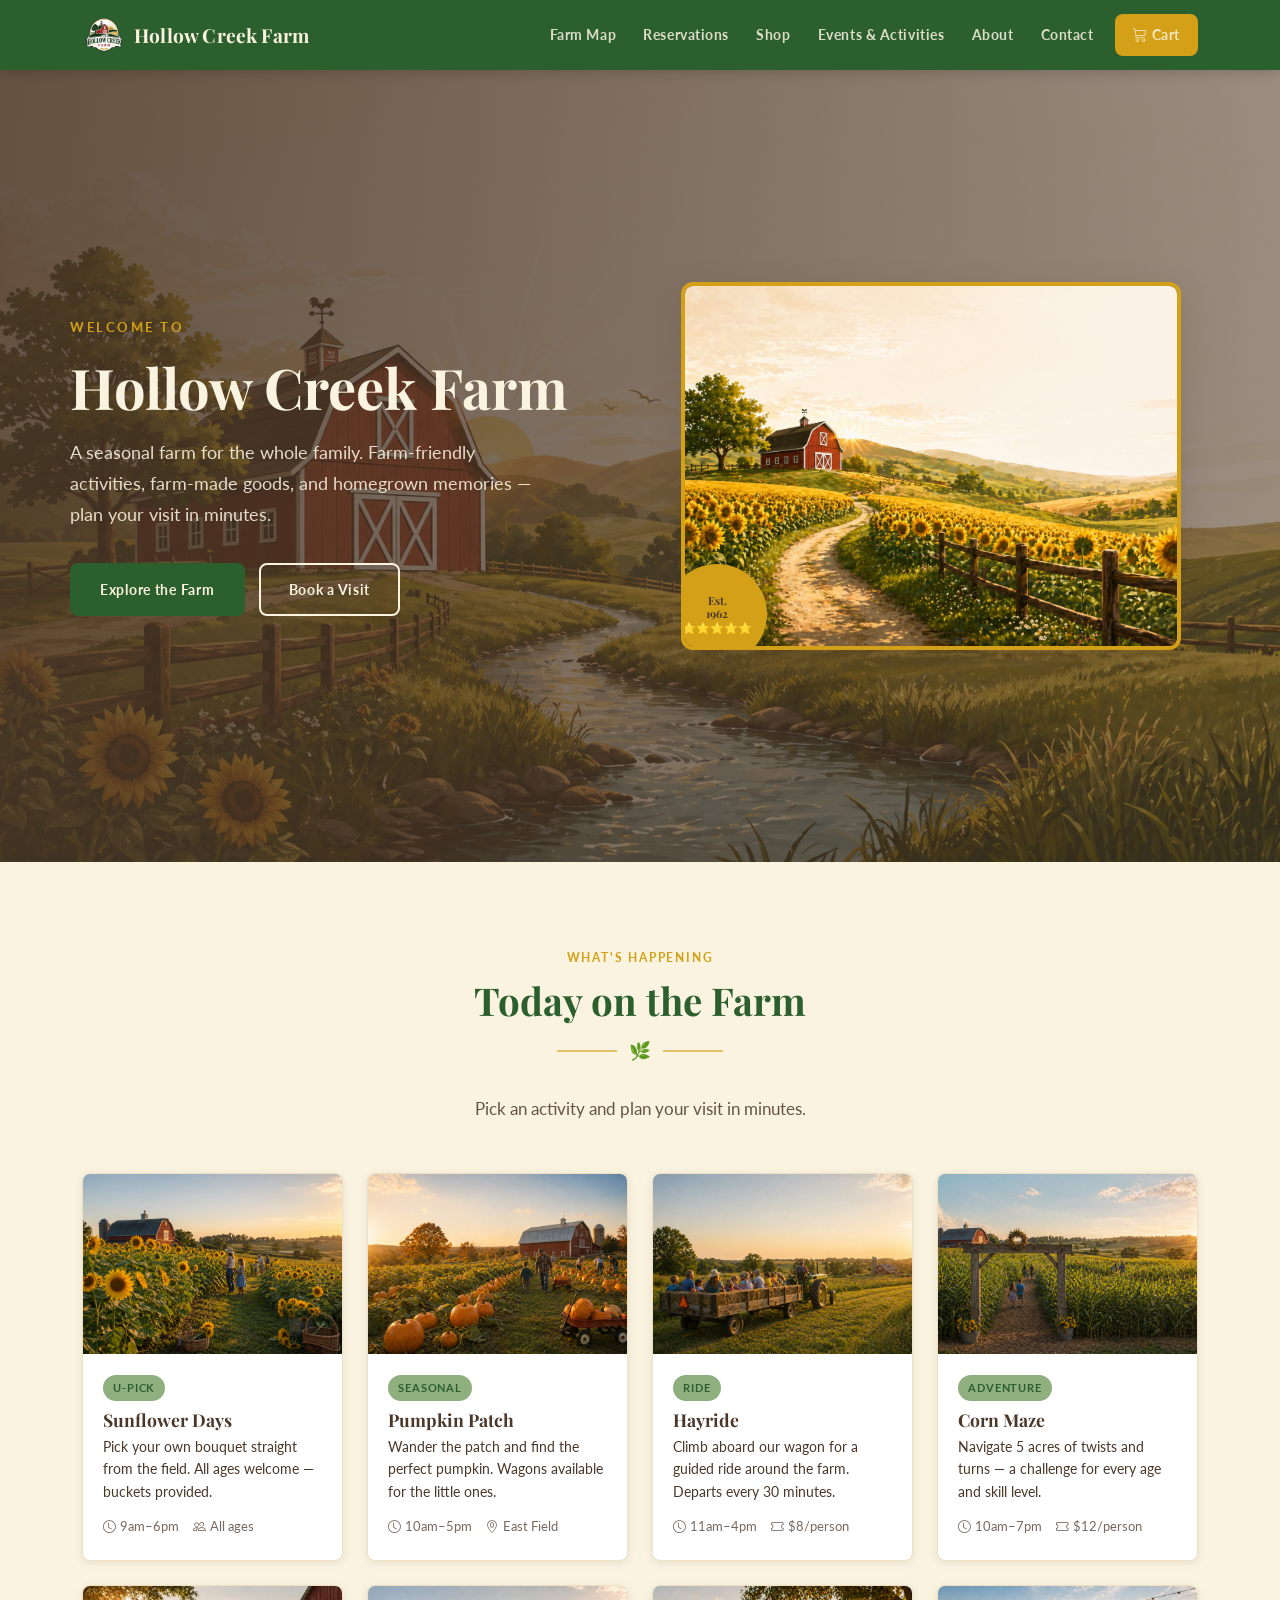
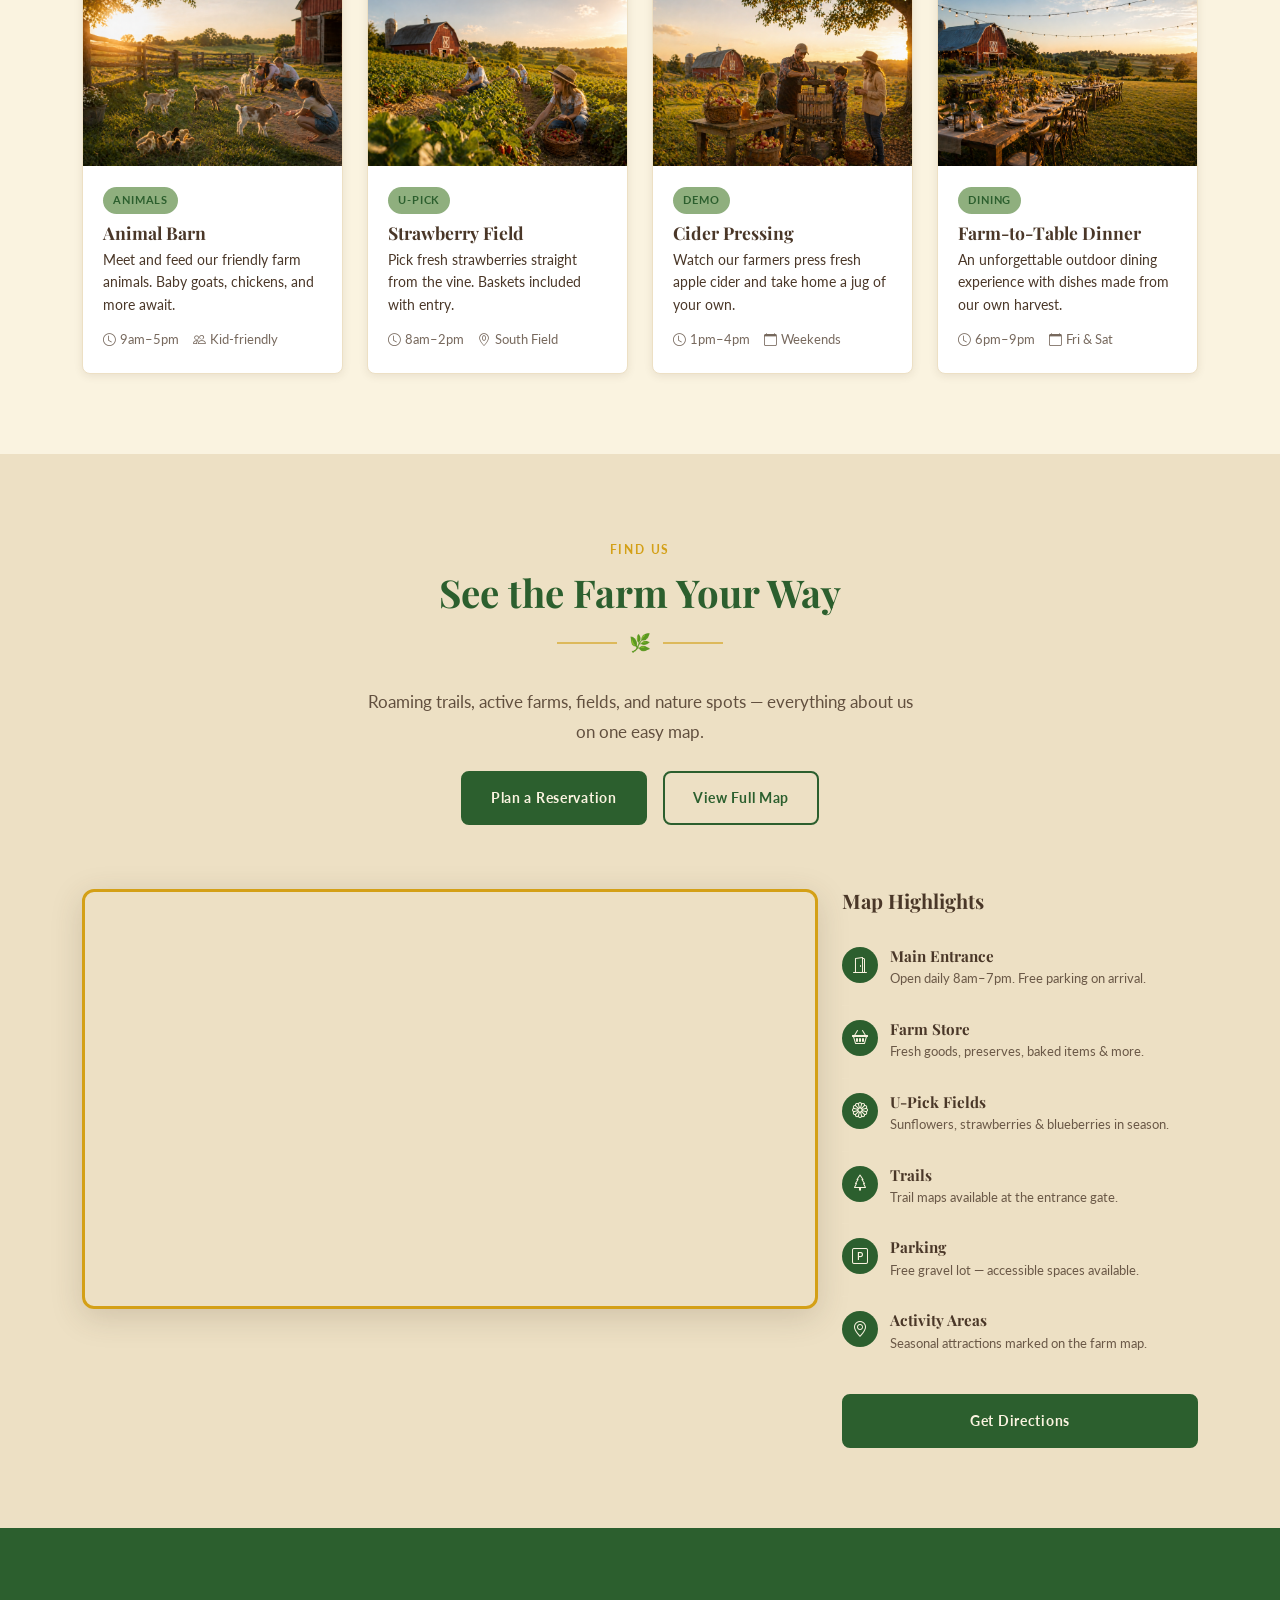
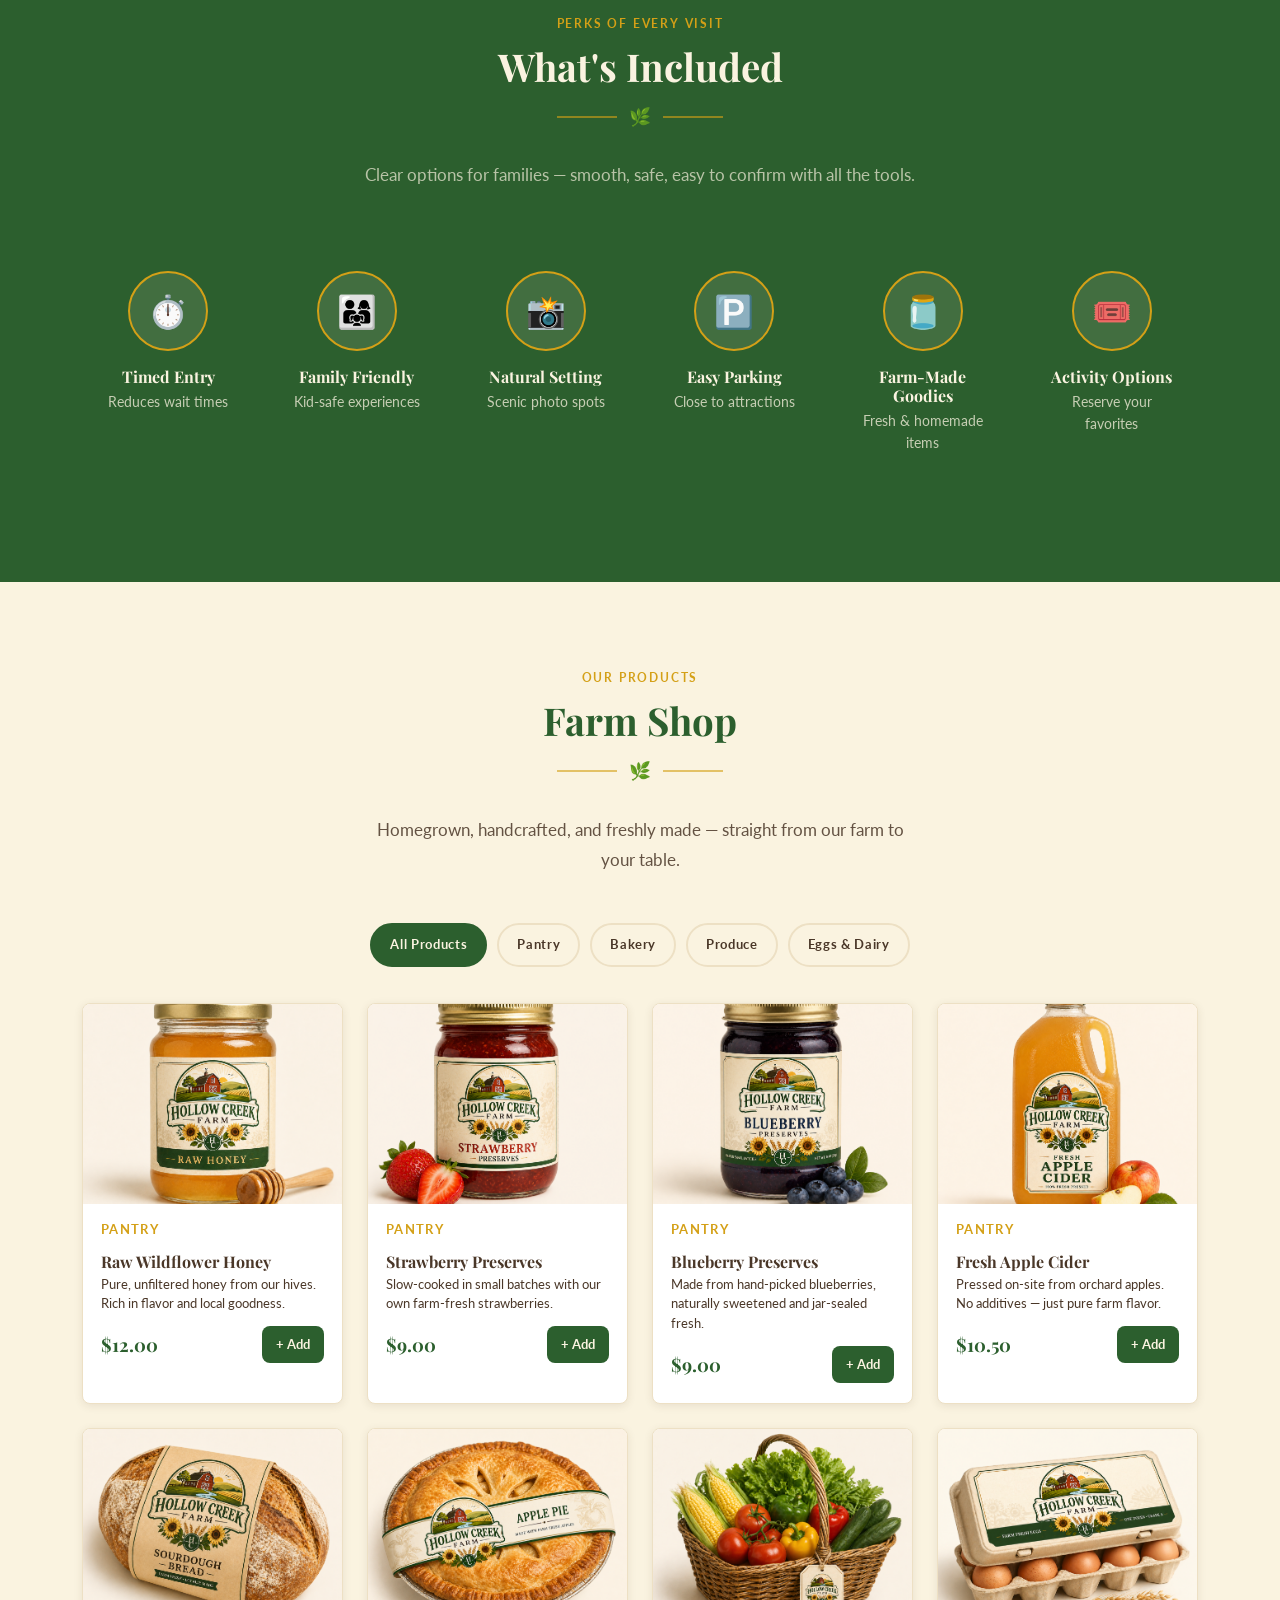
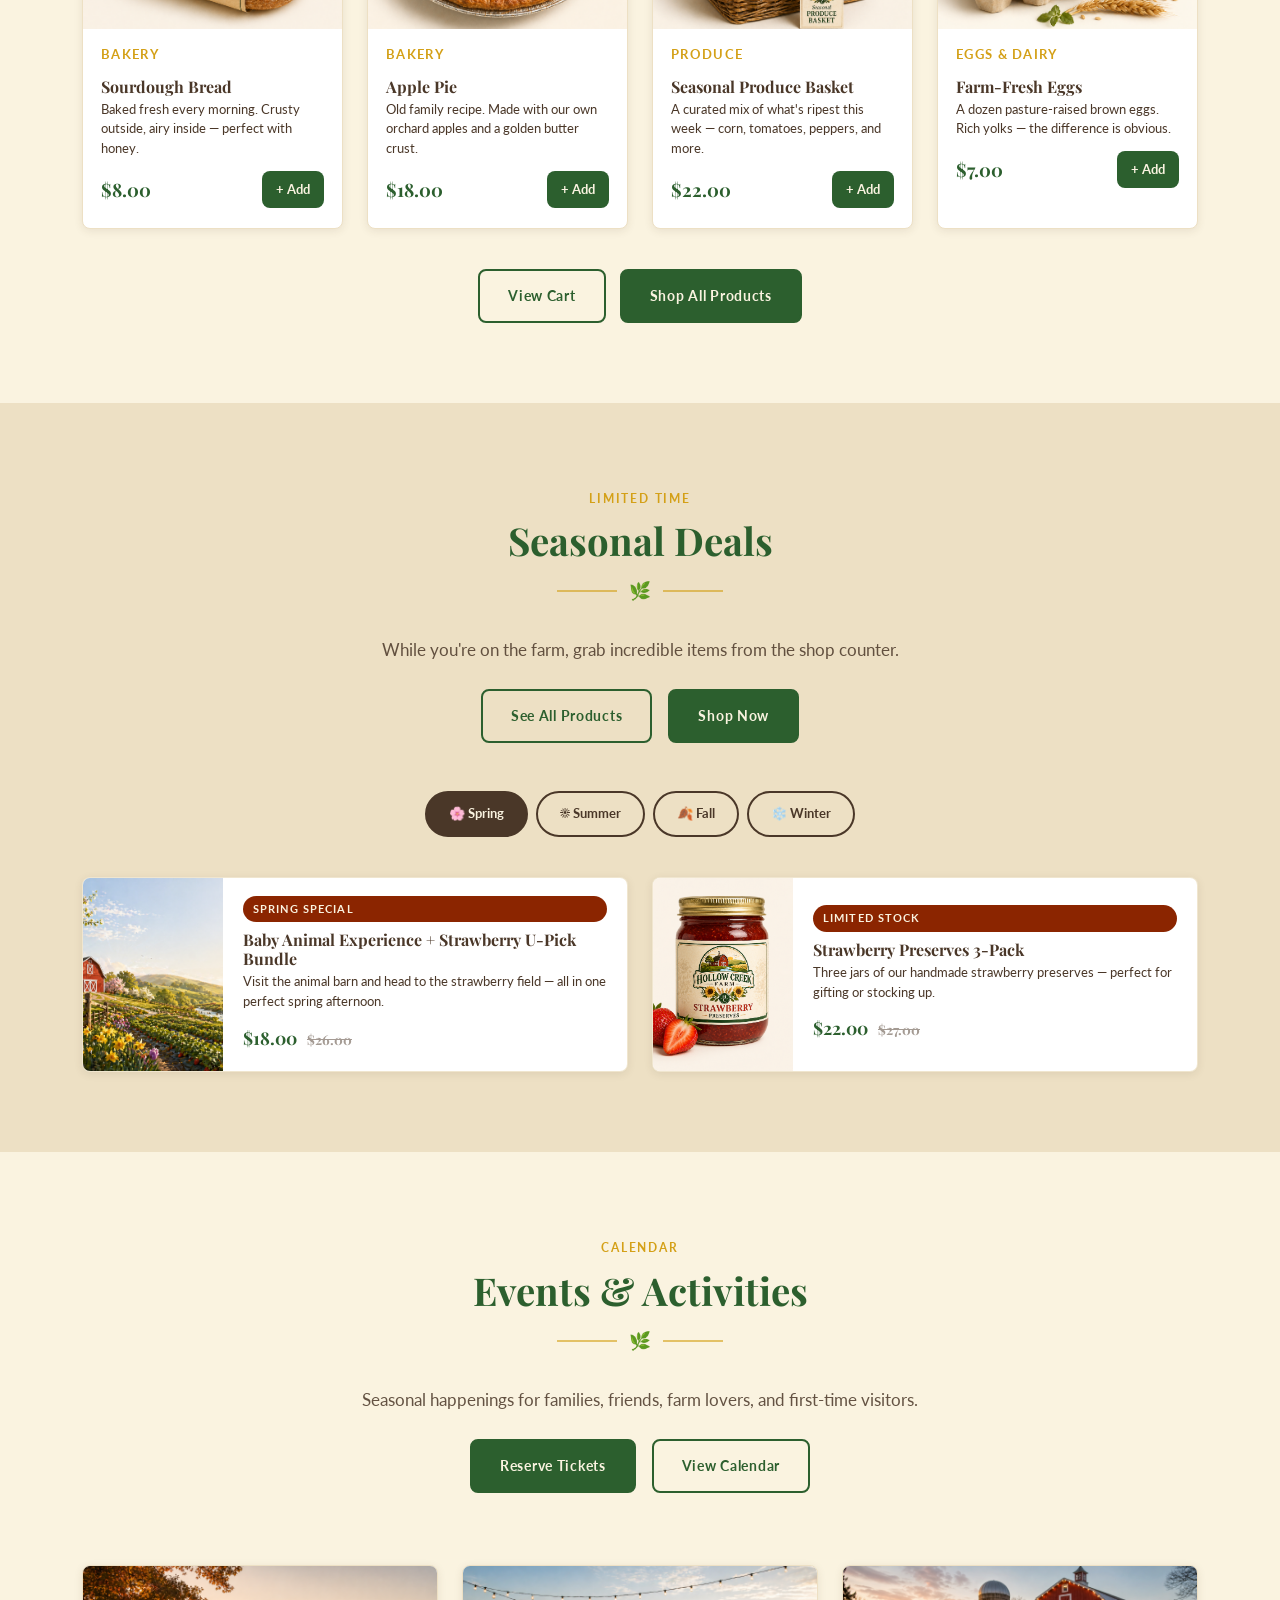
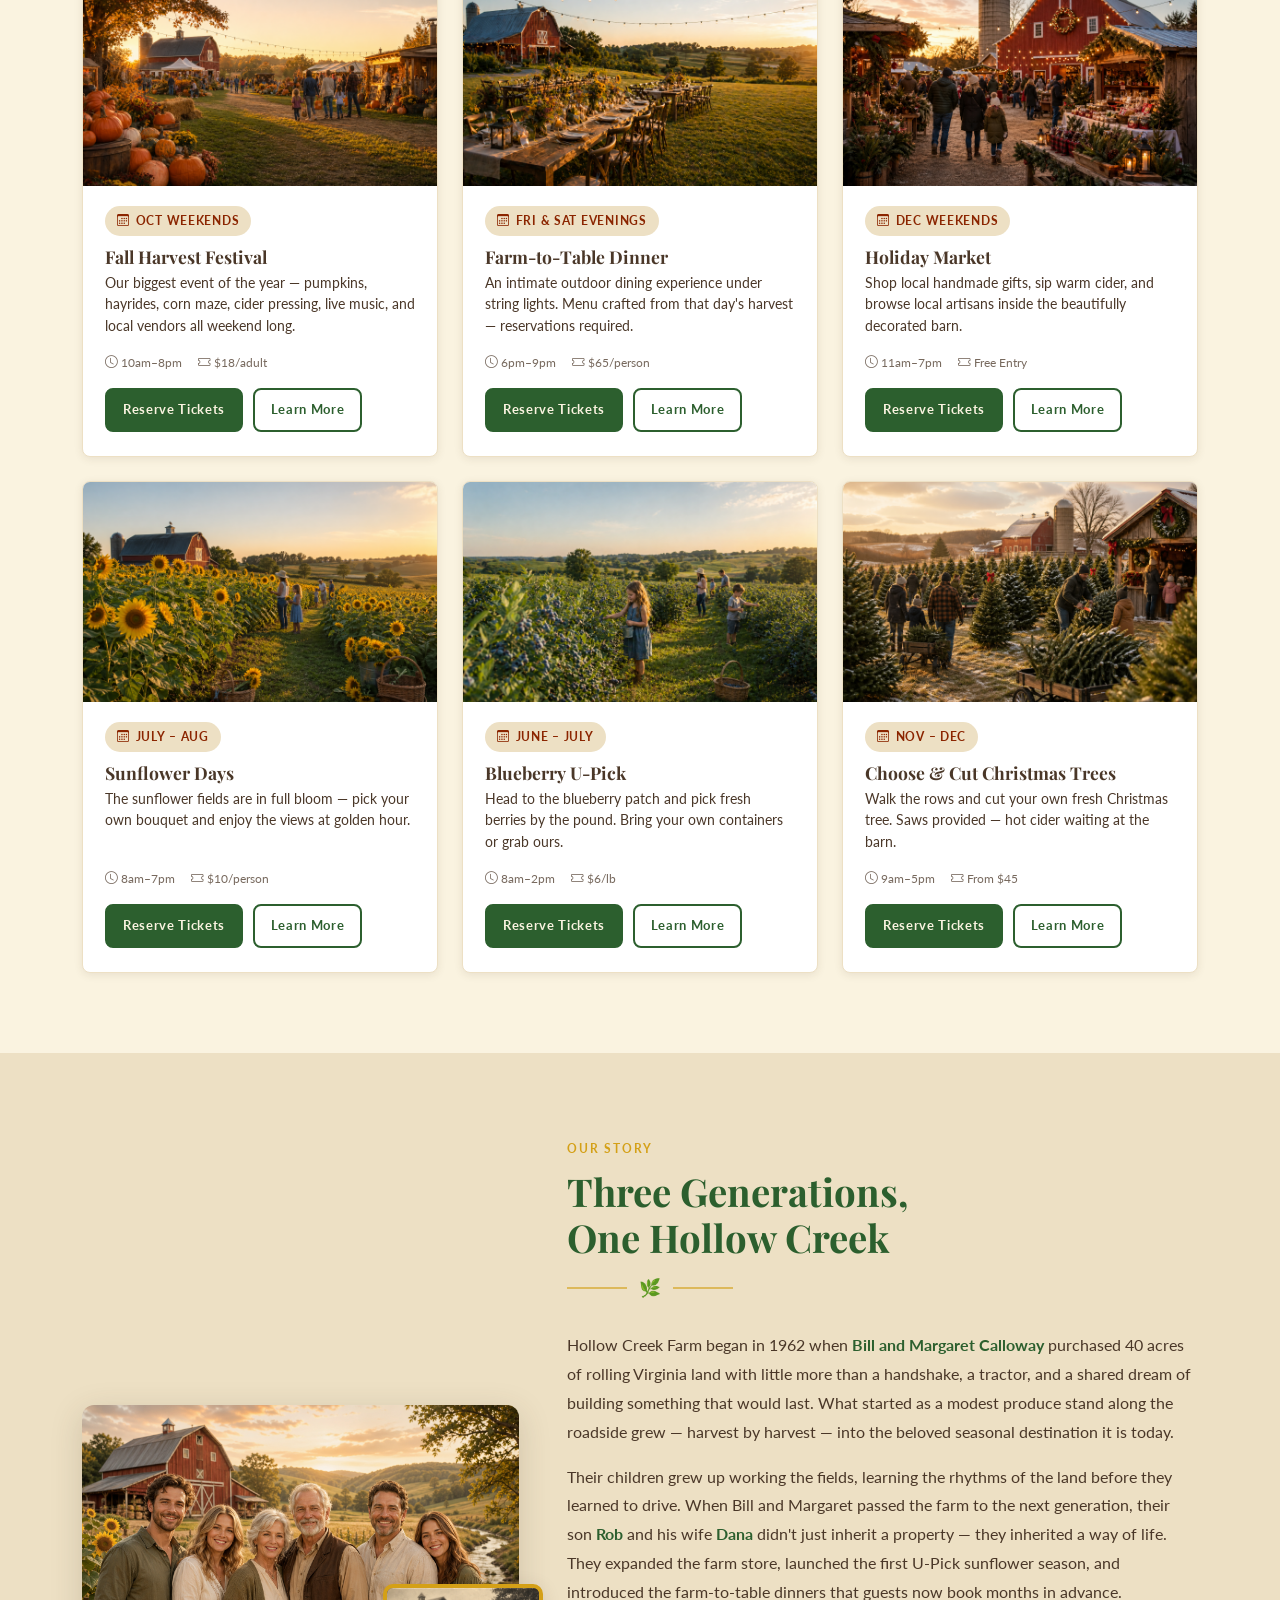
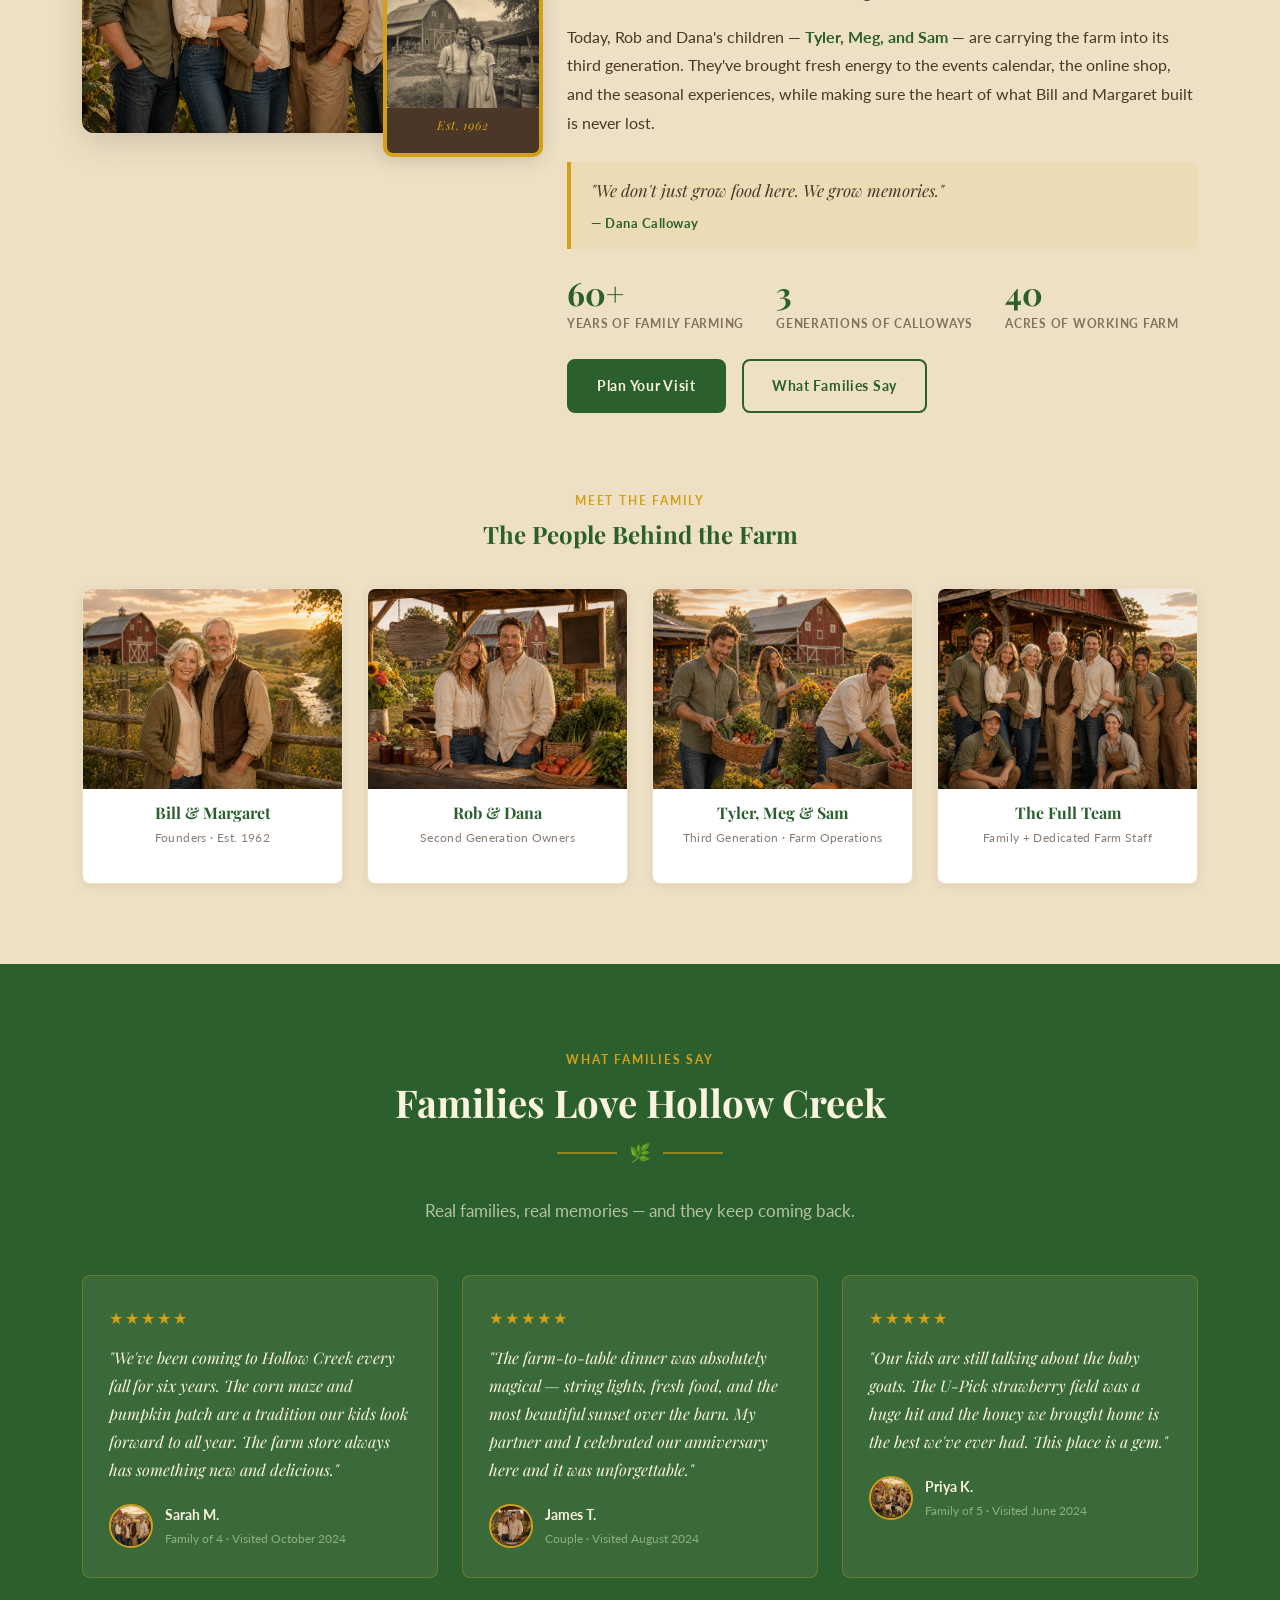
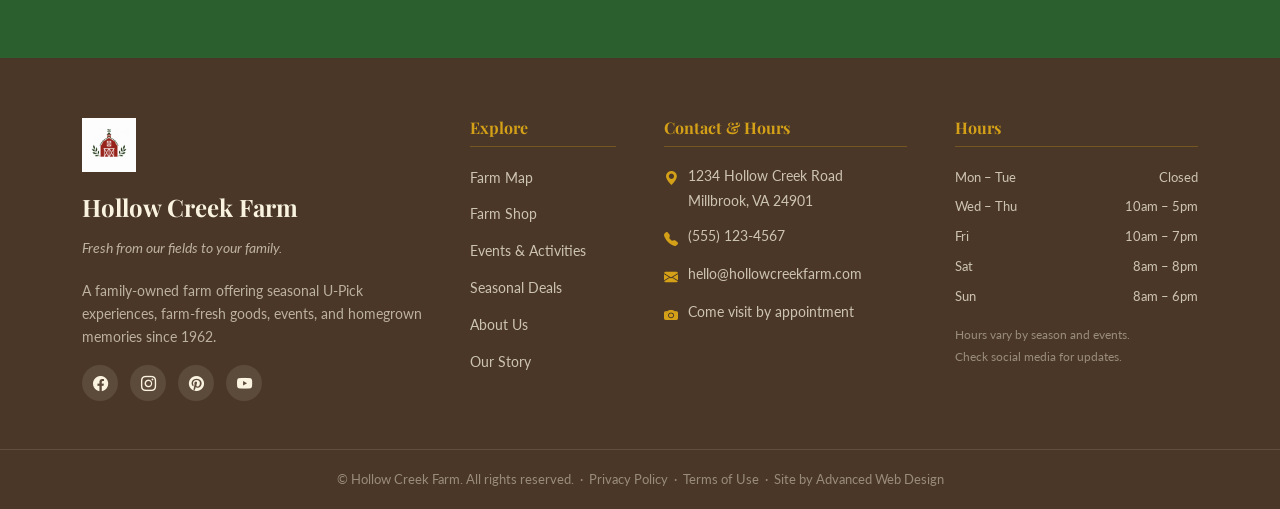
<file: index.html>
<!DOCTYPE html>
<html lang="en">
<head>
  <meta charset="UTF-8" />
  <meta name="viewport" content="width=device-width, initial-scale=1.0" />
  <title>Hollow Creek Farm — Fresh From Our Fields to Your Family</title>
  <meta name="description" content="Hollow Creek Farm offers U-Pick experiences, farm-fresh goods, seasonal events, hayrides, and more. Plan your visit today!" />

  <!-- Google Fonts -->
  <link rel="preconnect" href="https://fonts.googleapis.com">
  <link rel="preconnect" href="https://fonts.gstatic.com" crossorigin>
  <link href="https://fonts.googleapis.com/css2?family=Playfair+Display:ital,wght@0,700;1,400&family=Lato:wght@400;700&display=swap" rel="stylesheet">

  <!-- Bootstrap 5 -->
  <link href="https://cdn.jsdelivr.net/npm/bootstrap@5.3.3/dist/css/bootstrap.min.css" rel="stylesheet">

  <!-- Bootstrap Icons -->
  <link rel="stylesheet" href="https://cdn.jsdelivr.net/npm/bootstrap-icons@1.11.3/font/bootstrap-icons.min.css">

  <!-- Custom Styles -->
  <link rel="stylesheet" href="style.css">

  <link rel="icon" type="image/png" href="./Client Files/Logos/logo-icon-sun-creek.png">
</head>
<body>

  <!-- =====================================================
       NAVIGATION
  ====================================================== -->
  <nav id="main-nav" class="navbar navbar-expand-lg">
    <div class="container">

      <!-- Logo -->
      <a class="navbar-brand d-flex align-items-center gap-2" href="#hero">
        <!-- Replace src with: Logos/logo-main-full-color.png -->
        <!-- alt: Hollow Creek Farm logo featuring a red barn and sunflower illustration inside a circular badge design -->
        <img src="./Client Files/Logos/logo-main-full-color.png" alt="Hollow Creek Farm logo featuring a red barn and sunflower illustration inside a circular badge design" class="nav-logo-img">
        <span class="nav-logo-text">Hollow Creek Farm</span>
      </a>

      <!-- Mobile toggle -->
      <button class="navbar-toggler" type="button" data-bs-toggle="collapse" data-bs-target="#navMenu" aria-controls="navMenu" aria-expanded="false" aria-label="Toggle navigation">
        <span class="navbar-toggler-icon"></span>
      </button>

      <!-- Nav links -->
      <div class="collapse navbar-collapse" id="navMenu">
        <ul class="navbar-nav ms-auto align-items-lg-center">
          <li class="nav-item"><a class="nav-link" href="#today"       data-section="today">Farm Map</a></li>
          <li class="nav-item"><a class="nav-link" href="#map-section" data-section="map-section">Reservations</a></li>
          <li class="nav-item"><a class="nav-link" href="#farm-shop"   data-section="farm-shop">Shop</a></li>
          <li class="nav-item"><a class="nav-link" href="#events"      data-section="events">Events &amp; Activities</a></li>
          <li class="nav-item"><a class="nav-link" href="#footer"      data-section="footer">About</a></li>
          <li class="nav-item"><a class="nav-link" href="#footer">Contact</a></li>
          <li class="nav-item">
            <a class="nav-link nav-cta" href="cart.html">
              <i class="bi bi-cart3 me-1"></i>Cart
              <span id="cart-count" style="display:none;background:var(--color-barn-red);color:#fff;border-radius:99px;font-size:0.65rem;padding:1px 6px;margin-left:6px;"></span>
            </a>
          </li>
        </ul>
      </div>
    </div>
  </nav>


  <!-- =====================================================
       HERO
  ====================================================== -->
  <section id="hero">
    <!-- Hero background image -->
    <img src="./Client Files/Hero Imgs/hero-barn-creek-sunflowers-sunrise.png" alt="Illustrated sunrise view of the Hollow Creek Farm red barn with a winding creek and sunflowers in the foreground" class="hero-bg">
    <div class="hero-overlay"></div>

    <div class="container hero-content">
      <div class="row align-items-center">

        <!-- Text col -->
        <div class="col-lg-6">
          <p class="hero-eyebrow">Welcome to</p>
          <h1>Hollow Creek Farm</h1>
          <p class="hero-sub">A seasonal farm for the whole family. Farm-friendly activities, farm-made goods, and homegrown memories — plan your visit in minutes.</p>
          <div class="hero-actions">
            <a href="#today" class="btn-primary">Explore the Farm</a>
            <a href="#map-section" class="btn-outline" style="color:var(--color-cream);border-color:var(--color-cream);">Book a Visit</a>
          </div>
        </div>

        <!-- Image col -->
        <div class="col-lg-6 hero-img-col">
          <div class="hero-img-frame" style="position:relative;">
            <img src="./Client Files/Hero Imgs/hero-sunflower-field-path-to-barn.png" alt="A dirt path leads through rows of sunflowers toward the Hollow Creek Farm barn at golden hour" style="width:100%;height:360px;object-fit:cover;border-radius:8px;">
            <div class="hero-badge">Est.<br>1962<br>⭐⭐⭐⭐⭐</div>
          </div>
        </div>

      </div>
    </div>
  </section>


  <!-- =====================================================
       TODAY ON THE FARM
  ====================================================== -->
  <section id="today" class="section-pad bg-cream">
    <div class="container">

      <div class="today-header fade-up">
        <span class="section-label">What's Happening</span>
        <h2>Today on the Farm</h2>
        <div class="divider-leaf"><span>🌿</span></div>
        <p class="section-intro">Pick an activity and plan your visit in minutes.</p>
      </div>

      <div class="row g-4">

        <!-- Card 1 -->
        <div class="col-sm-6 col-lg-3 fade-up">
          <div class="activity-card">
            <img src="./Client Files/Events/event-sunflower-upick-family-sunset.png" alt="A family picks sunflowers at Hollow Creek Farm at sunset, with the red barn visible in the background" class="activity-card-img">
            <div class="activity-card-body">
              <span class="activity-tag">U-Pick</span>
              <h3>Sunflower Days</h3>
              <p>Pick your own bouquet straight from the field. All ages welcome — buckets provided.</p>
              <div class="activity-meta">
                <span><i class="bi bi-clock"></i> 9am–6pm</span>
                <span><i class="bi bi-people"></i> All ages</span>
              </div>
            </div>
          </div>
        </div>

        <!-- Card 2 -->
        <div class="col-sm-6 col-lg-3 fade-up">
          <div class="activity-card">
            <img src="./Client Files/Events/event-pumpkin-patch-father-son-wagon.png" alt="A father and son walk through the Hollow Creek Farm pumpkin patch pulling a red wagon full of orange pumpkins" class="activity-card-img">
            <div class="activity-card-body">
              <span class="activity-tag">Seasonal</span>
              <h3>Pumpkin Patch</h3>
              <p>Wander the patch and find the perfect pumpkin. Wagons available for the little ones.</p>
              <div class="activity-meta">
                <span><i class="bi bi-clock"></i> 10am–5pm</span>
                <span><i class="bi bi-geo-alt"></i> East Field</span>
              </div>
            </div>
          </div>
        </div>

        <!-- Card 3 -->
        <div class="col-sm-6 col-lg-3 fade-up">
          <div class="activity-card">
            <img src="./Client Files/Events/event-hayride-tractor-wagon-sunset.png" alt="Families enjoy a hayride on a wooden wagon pulled by a green tractor at Hollow Creek Farm at sunset" class="activity-card-img">
            <div class="activity-card-body">
              <span class="activity-tag">Ride</span>
              <h3>Hayride</h3>
              <p>Climb aboard our wagon for a guided ride around the farm. Departs every 30 minutes.</p>
              <div class="activity-meta">
                <span><i class="bi bi-clock"></i> 11am–4pm</span>
                <span><i class="bi bi-ticket"></i> $8/person</span>
              </div>
            </div>
          </div>
        </div>

        <!-- Card 4 -->
        <div class="col-sm-6 col-lg-3 fade-up">
          <div class="activity-card">
            <img src="./Client Files/Events/event-corn-maze-entrance-family.png" alt="Two children walk through the wooden arch entrance to the Hollow Creek Farm corn maze surrounded by tall corn stalks" class="activity-card-img">
            <div class="activity-card-body">
              <span class="activity-tag">Adventure</span>
              <h3>Corn Maze</h3>
              <p>Navigate 5 acres of twists and turns — a challenge for every age and skill level.</p>
              <div class="activity-meta">
                <span><i class="bi bi-clock"></i> 10am–7pm</span>
                <span><i class="bi bi-ticket"></i> $12/person</span>
              </div>
            </div>
          </div>
        </div>

        <!-- Card 5 -->
        <div class="col-sm-6 col-lg-3 fade-up">
          <div class="activity-card">
            <img src="./Client Files/Events/event-baby-animals-goats-chicks-spring.png" alt="Children and a parent feed and pet baby goats and chicks outside the Hollow Creek Farm barn at sunset" class="activity-card-img">
            <div class="activity-card-body">
              <span class="activity-tag">Animals</span>
              <h3>Animal Barn</h3>
              <p>Meet and feed our friendly farm animals. Baby goats, chickens, and more await.</p>
              <div class="activity-meta">
                <span><i class="bi bi-clock"></i> 9am–5pm</span>
                <span><i class="bi bi-people"></i> Kid-friendly</span>
              </div>
            </div>
          </div>
        </div>

        <!-- Card 6 -->
        <div class="col-sm-6 col-lg-3 fade-up">
          <div class="activity-card">
            <img src="./Client Files/Events/event-strawberry-upick-child-basket.png" alt="A young girl in a straw hat picks fresh strawberries into a basket at Hollow Creek Farm's U-Pick strawberry field" class="activity-card-img">
            <div class="activity-card-body">
              <span class="activity-tag">U-Pick</span>
              <h3>Strawberry Field</h3>
              <p>Pick fresh strawberries straight from the vine. Baskets included with entry.</p>
              <div class="activity-meta">
                <span><i class="bi bi-clock"></i> 8am–2pm</span>
                <span><i class="bi bi-geo-alt"></i> South Field</span>
              </div>
            </div>
          </div>
        </div>

        <!-- Card 7 -->
        <div class="col-sm-6 col-lg-3 fade-up">
          <div class="activity-card">
            <img src="./Client Files/Events/event-apple-cider-pressing-family.png" alt="A farmer demonstrates apple cider pressing for two children at Hollow Creek Farm, with baskets of apples and jars of cider nearby" class="activity-card-img">
            <div class="activity-card-body">
              <span class="activity-tag">Demo</span>
              <h3>Cider Pressing</h3>
              <p>Watch our farmers press fresh apple cider and take home a jug of your own.</p>
              <div class="activity-meta">
                <span><i class="bi bi-clock"></i> 1pm–4pm</span>
                <span><i class="bi bi-calendar"></i> Weekends</span>
              </div>
            </div>
          </div>
        </div>

        <!-- Card 8 -->
        <div class="col-sm-6 col-lg-3 fade-up">
          <div class="activity-card">
            <img src="./Client Files/Events/event-farm-to-table-dinner-string-lights.png" alt="An outdoor farm-to-table dinner set up at Hollow Creek Farm with sunflower centerpieces, candles, and string lights above" class="activity-card-img">
            <div class="activity-card-body">
              <span class="activity-tag">Dining</span>
              <h3>Farm-to-Table Dinner</h3>
              <p>An unforgettable outdoor dining experience with dishes made from our own harvest.</p>
              <div class="activity-meta">
                <span><i class="bi bi-clock"></i> 6pm–9pm</span>
                <span><i class="bi bi-calendar"></i> Fri &amp; Sat</span>
              </div>
            </div>
          </div>
        </div>

      </div><!-- /row -->
    </div>
  </section>


  <!-- =====================================================
       MAP SECTION
  ====================================================== -->
  <section id="map-section" class="section-pad bg-parchment">
    <div class="container">

      <div class="map-header fade-up">
        <span class="section-label">Find Us</span>
        <h2>See the Farm Your Way</h2>
        <div class="divider-leaf"><span>🌿</span></div>
        <p class="section-intro">Roaming trails, active farms, fields, and nature spots — everything about us on one easy map.</p>
        <div class="d-flex justify-content-center gap-3 mt-4 flex-wrap">
          <a href="reservations.html" class="btn-primary">Plan a Reservation</a>
          <a href="javascript:void(0)" class="btn-outline">View Full Map</a>
        </div>
      </div>

      <div class="row g-4 mt-2 align-items-start">

        <!-- Map embed -->
        <div class="col-lg-8 fade-up">
          <div class="map-container">
            <iframe src="https://www.google.com/maps/embed?pb=!1m18!1m12!1m3!1d3056.7510681446306!2d-76.1285!3d39.991668!2m3!1f0!2f0!3f0!3m2!1i1024!2i768!4f13.1!3m3!1m2!1s0x89c638526e86a645%3A0xb28dd3f267331d4c!2sCherry%20Crest%20Adventure%20Farm!5e0!3m2!1sen!2sus!4v1781103027698!5m2!1sen!2sus" width="600" height="450" style="border:0;" allowfullscreen="" loading="lazy" referrerpolicy="no-referrer-when-downgrade"></iframe>
            <div class="map-placeholder">
              <i class="bi bi-map" style="font-size:2.5rem;color:var(--color-gold);"></i>
              <p style="font-weight:700;font-size:0.95rem;color:var(--color-forest);margin:0;">Google Maps Embed</p>
              <p style="font-size:0.8rem;opacity:0.7;margin:0;text-align:center;max-width:280px;">Replace this block with your Google Maps iframe.<br>See the HTML comment above for instructions.</p>
            </div>
          </div>
        </div>

        <!-- Map highlights sidebar -->
        <div class="col-lg-4 fade-up">
          <h3 style="margin-bottom:20px;">Map Highlights</h3>

          <div class="map-highlight-item">
            <div class="map-hi-icon"><i class="bi bi-door-open"></i></div>
            <div class="map-hi-text">
              <h4>Main Entrance</h4>
              <p>Open daily 8am–7pm. Free parking on arrival.</p>
            </div>
          </div>

          <div class="map-highlight-item">
            <div class="map-hi-icon"><i class="bi bi-basket2"></i></div>
            <div class="map-hi-text">
              <h4>Farm Store</h4>
              <p>Fresh goods, preserves, baked items &amp; more.</p>
            </div>
          </div>

          <div class="map-highlight-item">
            <div class="map-hi-icon"><i class="bi bi-flower1"></i></div>
            <div class="map-hi-text">
              <h4>U-Pick Fields</h4>
              <p>Sunflowers, strawberries &amp; blueberries in season.</p>
            </div>
          </div>

          <div class="map-highlight-item">
            <div class="map-hi-icon"><i class="bi bi-tree"></i></div>
            <div class="map-hi-text">
              <h4>Trails</h4>
              <p>Trail maps available at the entrance gate.</p>
            </div>
          </div>

          <div class="map-highlight-item">
            <div class="map-hi-icon"><i class="bi bi-p-square"></i></div>
            <div class="map-hi-text">
              <h4>Parking</h4>
              <p>Free gravel lot — accessible spaces available.</p>
            </div>
          </div>

          <div class="map-highlight-item">
            <div class="map-hi-icon"><i class="bi bi-geo-alt"></i></div>
            <div class="map-hi-text">
              <h4>Activity Areas</h4>
              <p>Seasonal attractions marked on the farm map.</p>
            </div>
          </div>

          <div class="mt-4">
            <a href="javascript:void(0)" class="btn-primary w-100" style="text-align:center;">Get Directions</a>
          </div>
        </div>

      </div>
    </div>
  </section>


  <!-- =====================================================
       WHAT'S INCLUDED
  ====================================================== -->
  <section id="whats-included" class="section-pad bg-forest">
    <div class="container">

      <div class="text-center mb-5 fade-up">
        <span class="section-label">Perks of Every Visit</span>
        <h2>What's Included</h2>
        <div class="divider-leaf"><span>🌿</span></div>
        <p class="section-intro">Clear options for families — smooth, safe, easy to confirm with all the tools.</p>
      </div>

      <div class="row g-3">

        <div class="col-6 col-md-4 col-lg-2 fade-up">
          <div class="included-card">
            <div class="included-icon">⏱️</div>
            <h3>Timed Entry</h3>
            <p>Reduces wait times</p>
          </div>
        </div>

        <div class="col-6 col-md-4 col-lg-2 fade-up">
          <div class="included-card">
            <div class="included-icon">👨‍👩‍👧</div>
            <h3>Family Friendly</h3>
            <p>Kid-safe experiences</p>
          </div>
        </div>

        <div class="col-6 col-md-4 col-lg-2 fade-up">
          <div class="included-card">
            <div class="included-icon">📸</div>
            <h3>Natural Setting</h3>
            <p>Scenic photo spots</p>
          </div>
        </div>

        <div class="col-6 col-md-4 col-lg-2 fade-up">
          <div class="included-card">
            <div class="included-icon">🅿️</div>
            <h3>Easy Parking</h3>
            <p>Close to attractions</p>
          </div>
        </div>

        <div class="col-6 col-md-4 col-lg-2 fade-up">
          <div class="included-card">
            <div class="included-icon">🫙</div>
            <h3>Farm-Made Goodies</h3>
            <p>Fresh &amp; homemade items</p>
          </div>
        </div>

        <div class="col-6 col-md-4 col-lg-2 fade-up">
          <div class="included-card">
            <div class="included-icon">🎟️</div>
            <h3>Activity Options</h3>
            <p>Reserve your favorites</p>
          </div>
        </div>

      </div>
    </div>
  </section>


  <!-- =====================================================
       FARM SHOP
  ====================================================== -->
  <section id="farm-shop" class="section-pad bg-cream">
    <div class="container">

      <div class="shop-header fade-up">
        <span class="section-label">Our Products</span>
        <h2>Farm Shop</h2>
        <div class="divider-leaf"><span>🌿</span></div>
        <p class="section-intro">Homegrown, handcrafted, and freshly made — straight from our farm to your table.</p>
      </div>

      <!-- Filter bar -->
      <div class="shop-filter-bar fade-up">
        <button class="filter-btn active" data-filter="all">All Products</button>
        <button class="filter-btn" data-filter="pantry">Pantry</button>
        <button class="filter-btn" data-filter="bakery">Bakery</button>
        <button class="filter-btn" data-filter="produce">Produce</button>
        <button class="filter-btn" data-filter="dairy">Eggs &amp; Dairy</button>
      </div>

      <div class="row g-4">

        <!-- Product 1 -->
        <div class="col-6 col-md-4 col-lg-3 product-col fade-up">
          <div class="product-card" data-category="pantry">
            <img src="./Client Files/productPhotos/product-raw-honey-jar.png" alt="A jar of Hollow Creek Farm raw honey with a golden dripping honey dipper beside it" class="product-card-img">
            <div class="product-card-body">
              <p class="product-category">Pantry</p>
              <h3>Raw Wildflower Honey</h3>
              <p>Pure, unfiltered honey from our hives. Rich in flavor and local goodness.</p>
              <div class="product-footer">
                <span class="product-price">$12.00</span>
                <button class="btn-add-cart" data-name="Raw Wildflower Honey" data-price="12.00" data-category="Pantry">+ Add</button>
              </div>
            </div>
          </div>
        </div>

        <!-- Product 2 -->
        <div class="col-6 col-md-4 col-lg-3 product-col fade-up">
          <div class="product-card" data-category="pantry">
            <img src="./Client Files/productPhotos/product-strawberry-preserves-jar.png" alt="A jar of Hollow Creek Farm strawberry preserves next to fresh red strawberries" class="product-card-img">
            <div class="product-card-body">
              <p class="product-category">Pantry</p>
              <h3>Strawberry Preserves</h3>
              <p>Slow-cooked in small batches with our own farm-fresh strawberries.</p>
              <div class="product-footer">
                <span class="product-price">$9.00</span>
                <button class="btn-add-cart" data-name="Strawberry Preserves" data-price="9.00" data-category="Pantry">+ Add</button>
              </div>
            </div>
          </div>
        </div>

        <!-- Product 3 -->
        <div class="col-6 col-md-4 col-lg-3 product-col fade-up">
          <div class="product-card" data-category="pantry">
            <img src="./Client Files/productPhotos/product-blueberry-preserves-jar.png" alt="A jar of Hollow Creek Farm blueberry preserves with fresh blueberries and leaves beside it" class="product-card-img">
            <div class="product-card-body">
              <p class="product-category">Pantry</p>
              <h3>Blueberry Preserves</h3>
              <p>Made from hand-picked blueberries, naturally sweetened and jar-sealed fresh.</p>
              <div class="product-footer">
                <span class="product-price">$9.00</span>
                <button class="btn-add-cart" data-name="Blueberry Preserves" data-price="9.00" data-category="Pantry">+ Add</button>
              </div>
            </div>
          </div>
        </div>

        <!-- Product 4 -->
        <div class="col-6 col-md-4 col-lg-3 product-col fade-up">
          <div class="product-card" data-category="pantry">
            <img src="./Client Files/productPhotos/product-fresh-apple-cider-jug.png" alt="A gallon jug of Hollow Creek Farm fresh-pressed apple cider with an apple and apple slice beside it" class="product-card-img">
            <div class="product-card-body">
              <p class="product-category">Pantry</p>
              <h3>Fresh Apple Cider</h3>
              <p>Pressed on-site from orchard apples. No additives — just pure farm flavor.</p>
              <div class="product-footer">
                <span class="product-price">$10.50</span>
                <button class="btn-add-cart" data-name="Fresh Apple Cider" data-price="10.50" data-category="Pantry">+ Add</button>
              </div>
            </div>
          </div>
        </div>

        <!-- Product 5 -->
        <div class="col-6 col-md-4 col-lg-3 product-col fade-up">
          <div class="product-card" data-category="bakery">
            <img src="./Client Files/productPhotos/product-sourdough-bread-loaf.png" alt="A rustic sourdough bread loaf wrapped with a Hollow Creek Farm paper band reading Farm Fresh and Locally Made" class="product-card-img">
            <div class="product-card-body">
              <p class="product-category">Bakery</p>
              <h3>Sourdough Bread</h3>
              <p>Baked fresh every morning. Crusty outside, airy inside — perfect with honey.</p>
              <div class="product-footer">
                <span class="product-price">$8.00</span>
                <button class="btn-add-cart" data-name="Sourdough Bread" data-price="8.00" data-category="Bakery">+ Add</button>
              </div>
            </div>
          </div>
        </div>

        <!-- Product 6 -->
        <div class="col-6 col-md-4 col-lg-3 product-col fade-up">
          <div class="product-card" data-category="bakery">
            <img src="./Client Files/productPhotos/product-apple-pie-bakery.png" alt="A golden-crusted apple pie in a foil tin with a Hollow Creek Farm label band reading Made with Farm Fresh Apples" class="product-card-img">
            <div class="product-card-body">
              <p class="product-category">Bakery</p>
              <h3>Apple Pie</h3>
              <p>Old family recipe. Made with our own orchard apples and a golden butter crust.</p>
              <div class="product-footer">
                <span class="product-price">$18.00</span>
                <button class="btn-add-cart" data-name="Apple Pie" data-price="18.00" data-category="Bakery">+ Add</button>
              </div>
            </div>
          </div>
        </div>

        <!-- Product 7 -->
        <div class="col-6 col-md-4 col-lg-3 product-col fade-up">
          <div class="product-card" data-category="produce">
            <img src="./Client Files/productPhotos/product-seasonal-produce-basket.png" alt="A wicker basket filled with seasonal produce including corn, tomatoes, peppers, and cucumbers with a Hollow Creek Farm Seasonal Produce Basket tag" class="product-card-img">
            <div class="product-card-body">
              <p class="product-category">Produce</p>
              <h3>Seasonal Produce Basket</h3>
              <p>A curated mix of what's ripest this week — corn, tomatoes, peppers, and more.</p>
              <div class="product-footer">
                <span class="product-price">$22.00</span>
                <button class="btn-add-cart" data-name="Seasonal Produce Basket" data-price="22.00" data-category="Produce">+ Add</button>
              </div>
            </div>
          </div>
        </div>

        <!-- Product 8 -->
        <div class="col-6 col-md-4 col-lg-3 product-col fade-up">
          <div class="product-card" data-category="dairy">
            <img src="./Client Files/productPhotos/product-fresh-eggs-dozen-carton.png" alt="A dozen fresh brown eggs in a carton with the Hollow Creek Farm label showing a red barn and sunflowers" class="product-card-img">
            <div class="product-card-body">
              <p class="product-category">Eggs &amp; Dairy</p>
              <h3>Farm-Fresh Eggs</h3>
              <p>A dozen pasture-raised brown eggs. Rich yolks — the difference is obvious.</p>
              <div class="product-footer">
                <span class="product-price">$7.00</span>
                <button class="btn-add-cart" data-name="Farm-Fresh Eggs" data-price="7.00" data-category="Eggs &amp; Dairy">+ Add</button>
              </div>
            </div>
          </div>
        </div>

      </div><!-- /row -->

      <div class="shop-cta-bar fade-up">
        <a href="cart.html" class="btn-outline">View Cart</a>
        <a href="#farm-shop" class="btn-primary">Shop All Products</a>
      </div>

    </div>
  </section>


  <!-- =====================================================
       SEASONAL DEALS
  ====================================================== -->
  <section id="seasonal-deals" class="section-pad bg-parchment">
    <div class="container">

      <div class="seasonal-header fade-up">
        <span class="section-label">Limited Time</span>
        <h2>Seasonal Deals</h2>
        <div class="divider-leaf"><span>🌿</span></div>
        <p class="section-intro">While you're on the farm, grab incredible items from the shop counter.</p>
        <div class="d-flex justify-content-center gap-3 mt-4 flex-wrap">
          <a href="#farm-shop" class="btn-outline">See All Products</a>
          <a href="#farm-shop" class="btn-primary">Shop Now</a>
        </div>
      </div>

      <!-- Season tabs -->
      <div class="season-tab-bar fade-up">
        <button class="season-tab" data-season="spring">🌸 Spring</button>
        <button class="season-tab" data-season="summer">☀️ Summer</button>
        <button class="season-tab" data-season="fall">🍂 Fall</button>
        <button class="season-tab" data-season="winter">❄️ Winter</button>
      </div>

      <!-- Spring Panel -->
      <div class="season-panel" data-season="spring">
        <div class="row g-4">
          <div class="col-md-6 fade-up">
            <div class="deal-card">
              <img src="./Client Files/productPhotos/scene-spring-baby-goats-strawberry-field.png" alt="Spring at Hollow Creek Farm with baby goats by a fence, a strawberry field in bloom, and flowering trees near the red barn" class="deal-card-img">
              <div class="deal-card-body">
                <span class="deal-badge">Spring Special</span>
                <h3>Baby Animal Experience + Strawberry U-Pick Bundle</h3>
                <p>Visit the animal barn and head to the strawberry field — all in one perfect spring afternoon.</p>
                <div class="deal-price">$18.00 <span class="original">$26.00</span></div>
              </div>
            </div>
          </div>
          <div class="col-md-6 fade-up">
            <div class="deal-card">
              <img src="./Client Files/productPhotos/product-strawberry-preserves-jar.png" alt="A jar of Hollow Creek Farm strawberry preserves next to fresh red strawberries" class="deal-card-img">
              <div class="deal-card-body">
                <span class="deal-badge">Limited Stock</span>
                <h3>Strawberry Preserves 3-Pack</h3>
                <p>Three jars of our handmade strawberry preserves — perfect for gifting or stocking up.</p>
                <div class="deal-price">$22.00 <span class="original">$27.00</span></div>
              </div>
            </div>
          </div>
        </div>
      </div>

      <!-- Summer Panel -->
      <div class="season-panel" data-season="summer">
        <div class="row g-4">
          <div class="col-md-6 fade-up">
            <div class="deal-card">
              <img src="./Client Files/productPhotos/scene-summer-sunflowers-berry-baskets.png" alt="A sunflower field leads to the Hollow Creek Farm barn in summer with baskets of fresh strawberries and blueberries in the foreground" class="deal-card-img">
              <div class="deal-card-body">
                <span class="deal-badge">Summer Deal</span>
                <h3>Sunflower &amp; Berry U-Pick Combo</h3>
                <p>Pick a bouquet of sunflowers and a basket of blueberries in one golden afternoon.</p>
                <div class="deal-price">$20.00 <span class="original">$28.00</span></div>
              </div>
            </div>
          </div>
          <div class="col-md-6 fade-up">
            <div class="deal-card">
              <img src="./Client Files/productPhotos/product-raw-honey-jar.png" alt="A jar of Hollow Creek Farm raw honey with a golden dripping honey dipper beside it" class="deal-card-img">
              <div class="deal-card-body">
                <span class="deal-badge">Fan Favorite</span>
                <h3>Honey &amp; Cider Gift Set</h3>
                <p>A jar of raw wildflower honey paired with a fresh-pressed apple cider jug.</p>
                <div class="deal-price">$19.00 <span class="original">$22.50</span></div>
              </div>
            </div>
          </div>
        </div>
      </div>

      <!-- Fall Panel -->
      <div class="season-panel" data-season="fall">
        <div class="row g-4">
          <div class="col-md-6 fade-up">
            <div class="deal-card">
              <img src="./Client Files/productPhotos/scene-fall-hayride-pumpkins-cornfield.png" alt="A fall harvest scene at Hollow Creek Farm with pumpkins, a hayride, and golden cornfields under autumn foliage" class="deal-card-img">
              <div class="deal-card-body">
                <span class="deal-badge">Fall Festival Deal</span>
                <h3>Hayride + Corn Maze + Pumpkin Bundle</h3>
                <p>The full fall experience — hayride, corn maze entry, and one pumpkin to take home.</p>
                <div class="deal-price">$32.00 <span class="original">$44.00</span></div>
              </div>
            </div>
          </div>
          <div class="col-md-6 fade-up">
            <div class="deal-card">
              <img src="./Client Files/productPhotos/product-apple-pie-bakery.png" alt="A golden-crusted apple pie in a foil tin with a Hollow Creek Farm label band reading Made with Farm Fresh Apples" class="deal-card-img">
              <div class="deal-card-body">
                <span class="deal-badge">Harvest Special</span>
                <h3>Apple Pie + Cider Jug Combo</h3>
                <p>One whole apple pie and a gallon of fresh-pressed cider — fall in a box.</p>
                <div class="deal-price">$24.00 <span class="original">$28.50</span></div>
              </div>
            </div>
          </div>
        </div>
      </div>

      <!-- Winter Panel -->
      <div class="season-panel" data-season="winter">
        <div class="row g-4">
          <div class="col-md-6 fade-up">
            <div class="deal-card">
              <img src="./Client Files/productPhotos/scene-winter-barn-holiday-lights-snow.png" alt="Hollow Creek Farm in winter with the barn and store decorated in holiday lights, wreaths, and snow-dusted Christmas trees" class="deal-card-img">
              <div class="deal-card-body">
                <span class="deal-badge">Holiday Market</span>
                <h3>Holiday Market Entry + Wreath</h3>
                <p>Access to the winter holiday market plus one handcrafted fresh wreath to take home.</p>
                <div class="deal-price">$28.00 <span class="original">$36.00</span></div>
              </div>
            </div>
          </div>
          <div class="col-md-6 fade-up">
            <div class="deal-card">
              <img src="./Client Files/productPhotos/product-raw-honey-jar.png" alt="A jar of Hollow Creek Farm raw honey with a golden dripping honey dipper beside it" class="deal-card-img">
              <div class="deal-card-body">
                <span class="deal-badge">Gift Bundle</span>
                <h3>Farm Store Holiday Gift Basket</h3>
                <p>Honey, preserves, sourdough, and a farm gift card — the perfect holiday gift set.</p>
                <div class="deal-price">$48.00 <span class="original">$58.00</span></div>
              </div>
            </div>
          </div>
        </div>
      </div>

    </div>
  </section>


  <!-- =====================================================
       EVENTS & ACTIVITIES
  ====================================================== -->
  <section id="events" class="section-pad bg-cream">
    <div class="container">

      <div class="events-header fade-up">
        <span class="section-label">Calendar</span>
        <h2>Events &amp; Activities</h2>
        <div class="divider-leaf"><span>🌿</span></div>
        <p class="section-intro">Seasonal happenings for families, friends, farm lovers, and first-time visitors.</p>
        <div class="d-flex justify-content-center gap-3 mt-4 flex-wrap">
          <a href="reservations.html" class="btn-primary">Reserve Tickets</a>
          <a href="reservations.html" class="btn-outline">View Calendar</a>
        </div>
      </div>

      <div class="row g-4 mt-2">

        <!-- Event 1 -->
        <div class="col-md-6 col-lg-4 fade-up">
          <div class="event-card">
            <img src="./Client Files/Events/event-fall-harvest-festival-crowds.png" alt="Crowds enjoy the Hollow Creek Farm fall harvest festival surrounded by pumpkins, hay bales, and vendor tents" class="event-card-img">
            <div class="event-card-body">
              <span class="event-date-badge"><i class="bi bi-calendar3"></i> Oct Weekends</span>
              <h3>Fall Harvest Festival</h3>
              <p>Our biggest event of the year — pumpkins, hayrides, corn maze, cider pressing, live music, and local vendors all weekend long.</p>
              <div class="event-meta">
                <span><i class="bi bi-clock"></i> 10am–8pm</span>
                <span><i class="bi bi-ticket"></i> $18/adult</span>
              </div>
              <div class="event-card-footer">
                <a href="reservations.html" class="btn-primary" style="font-size:0.82rem;padding:8px 16px;">Reserve Tickets</a>
                <a href="javascript:void(0)" class="btn-outline" style="font-size:0.82rem;padding:8px 16px;">Learn More</a>
              </div>
            </div>
          </div>
        </div>

        <!-- Event 2 -->
        <div class="col-md-6 col-lg-4 fade-up">
          <div class="event-card">
            <img src="./Client Files/Events/event-farm-to-table-dinner-string-lights.png" alt="An outdoor farm-to-table dinner set up at Hollow Creek Farm with sunflower centerpieces, candles, and string lights above" class="event-card-img">
            <div class="event-card-body">
              <span class="event-date-badge"><i class="bi bi-calendar3"></i> Fri &amp; Sat Evenings</span>
              <h3>Farm-to-Table Dinner</h3>
              <p>An intimate outdoor dining experience under string lights. Menu crafted from that day's harvest — reservations required.</p>
              <div class="event-meta">
                <span><i class="bi bi-clock"></i> 6pm–9pm</span>
                <span><i class="bi bi-ticket"></i> $65/person</span>
              </div>
              <div class="event-card-footer">
                <a href="reservations.html" class="btn-primary" style="font-size:0.82rem;padding:8px 16px;">Reserve Tickets</a>
                <a href="javascript:void(0)" class="btn-outline" style="font-size:0.82rem;padding:8px 16px;">Learn More</a>
              </div>
            </div>
          </div>
        </div>

        <!-- Event 3 -->
        <div class="col-md-6 col-lg-4 fade-up">
          <div class="event-card">
            <img src="./Client Files/Events/event-holiday-market-barn-lights-winter.png" alt="Families browse vendor stalls at the Hollow Creek Farm winter holiday market, with the barn decorated in wreaths and lights" class="event-card-img">
            <div class="event-card-body">
              <span class="event-date-badge"><i class="bi bi-calendar3"></i> Dec Weekends</span>
              <h3>Holiday Market</h3>
              <p>Shop local handmade gifts, sip warm cider, and browse local artisans inside the beautifully decorated barn.</p>
              <div class="event-meta">
                <span><i class="bi bi-clock"></i> 11am–7pm</span>
                <span><i class="bi bi-ticket"></i> Free Entry</span>
              </div>
              <div class="event-card-footer">
                <a href="reservations.html" class="btn-primary" style="font-size:0.82rem;padding:8px 16px;">Reserve Tickets</a>
                <a href="javascript:void(0)" class="btn-outline" style="font-size:0.82rem;padding:8px 16px;">Learn More</a>
              </div>
            </div>
          </div>
        </div>

        <!-- Event 4 -->
        <div class="col-md-6 col-lg-4 fade-up">
          <div class="event-card">
            <img src="./Client Files/Events/event-sunflower-upick-family-sunset.png" alt="A family picks sunflowers at Hollow Creek Farm at sunset, with the red barn visible in the background" class="event-card-img">
            <div class="event-card-body">
              <span class="event-date-badge"><i class="bi bi-calendar3"></i> July – Aug</span>
              <h3>Sunflower Days</h3>
              <p>The sunflower fields are in full bloom — pick your own bouquet and enjoy the views at golden hour.</p>
              <div class="event-meta">
                <span><i class="bi bi-clock"></i> 8am–7pm</span>
                <span><i class="bi bi-ticket"></i> $10/person</span>
              </div>
              <div class="event-card-footer">
                <a href="reservations.html" class="btn-primary" style="font-size:0.82rem;padding:8px 16px;">Reserve Tickets</a>
                <a href="javascript:void(0)" class="btn-outline" style="font-size:0.82rem;padding:8px 16px;">Learn More</a>
              </div>
            </div>
          </div>
        </div>

        <!-- Event 5 -->
        <div class="col-md-6 col-lg-4 fade-up">
          <div class="event-card">
            <img src="./Client Files/Events/event-blueberry-upick-family-summer.png" alt="A family picks blueberries at Hollow Creek Farm's U-Pick blueberry fields on a sunny summer afternoon" class="event-card-img">
            <div class="event-card-body">
              <span class="event-date-badge"><i class="bi bi-calendar3"></i> June – July</span>
              <h3>Blueberry U-Pick</h3>
              <p>Head to the blueberry patch and pick fresh berries by the pound. Bring your own containers or grab ours.</p>
              <div class="event-meta">
                <span><i class="bi bi-clock"></i> 8am–2pm</span>
                <span><i class="bi bi-ticket"></i> $6/lb</span>
              </div>
              <div class="event-card-footer">
                <a href="reservations.html" class="btn-primary" style="font-size:0.82rem;padding:8px 16px;">Reserve Tickets</a>
                <a href="javascript:void(0)" class="btn-outline" style="font-size:0.82rem;padding:8px 16px;">Learn More</a>
              </div>
            </div>
          </div>
        </div>

        <!-- Event 6 -->
        <div class="col-md-6 col-lg-4 fade-up">
          <div class="event-card">
            <img src="./Client Files/Events/event-christmas-tree-farm-choose-cut.png" alt="Families choose and cut Christmas trees at Hollow Creek Farm while snow dusts the ground and the red barn stands in the background" class="event-card-img">
            <div class="event-card-body">
              <span class="event-date-badge"><i class="bi bi-calendar3"></i> Nov – Dec</span>
              <h3>Choose &amp; Cut Christmas Trees</h3>
              <p>Walk the rows and cut your own fresh Christmas tree. Saws provided — hot cider waiting at the barn.</p>
              <div class="event-meta">
                <span><i class="bi bi-clock"></i> 9am–5pm</span>
                <span><i class="bi bi-ticket"></i> From $45</span>
              </div>
              <div class="event-card-footer">
                <a href="reservations.html" class="btn-primary" style="font-size:0.82rem;padding:8px 16px;">Reserve Tickets</a>
                <a href="javascript:void(0)" class="btn-outline" style="font-size:0.82rem;padding:8px 16px;">Learn More</a>
              </div>
            </div>
          </div>
        </div>

      </div><!-- /row -->
    </div>
  </section>

<!-- =====================================================
       ABOUT / OUR STORY
  ====================================================== -->
  <section id="about" class="section-pad bg-parchment">
    <div class="container">
 
      <div class="row g-5 align-items-center">
 
        <!-- Visual column -->
        <div class="col-lg-5 fade-up">
          <div class="about-img-stack">
            <img
              src="./Client Files/Staff  Family Portrait Style Graphics/family-calloway-full-group-barn.png"
              alt="The Calloway family smiling together in front of the Hollow Creek Farm barn at sunset"
              class="about-img-main">
            <div class="about-img-inset">
              <img
                src="./Client Files/Staff  Family Portrait Style Graphics/family-founders-vintage-sepia-1962.png"
                alt="A vintage sepia photograph of the original Calloway farm founders standing in front of the barn and farm stand, circa 1962"
                class="about-img-vintage">
              <p class="about-img-caption">Est. 1962</p>
            </div>
          </div>
        </div>
 
        <!-- Text column -->
        <div class="col-lg-7 fade-up">
          <span class="section-label">Our Story</span>
          <h2>Three Generations,<br>One Hollow Creek</h2>
          <div class="divider-leaf" style="justify-content:flex-start;margin-left:0;"><span>🌿</span></div>
 
          <p>Hollow Creek Farm began in 1962 when <strong>Bill and Margaret Calloway</strong> purchased 40 acres of rolling Virginia land with little more than a handshake, a tractor, and a shared dream of building something that would last. What started as a modest produce stand along the roadside grew — harvest by harvest — into the beloved seasonal destination it is today.</p>
 
          <p>Their children grew up working the fields, learning the rhythms of the land before they learned to drive. When Bill and Margaret passed the farm to the next generation, their son <strong>Rob</strong> and his wife <strong>Dana</strong> didn't just inherit a property — they inherited a way of life. They expanded the farm store, launched the first U-Pick sunflower season, and introduced the farm-to-table dinners that guests now book months in advance.</p>
 
          <p>Today, Rob and Dana's children — <strong>Tyler, Meg, and Sam</strong> — are carrying the farm into its third generation. They've brought fresh energy to the events calendar, the online shop, and the seasonal experiences, while making sure the heart of what Bill and Margaret built is never lost.</p>
 
          <blockquote class="about-quote">
            "We don't just grow food here. We grow memories."
            <cite>— Dana Calloway</cite>
          </blockquote>
 
          <div class="about-stats">
            <div class="about-stat">
              <span class="about-stat-num">60+</span>
              <span class="about-stat-label">Years of Family Farming</span>
            </div>
            <div class="about-stat">
              <span class="about-stat-num">3</span>
              <span class="about-stat-label">Generations of Calloways</span>
            </div>
            <div class="about-stat">
              <span class="about-stat-num">40</span>
              <span class="about-stat-label">Acres of Working Farm</span>
            </div>
          </div>
 
          <div class="d-flex gap-3 flex-wrap mt-4">
            <a href="reservations.html" class="btn-primary">Plan Your Visit</a>
            <a href="#testimonials" class="btn-outline">What Families Say</a>
          </div>
        </div>
 
      </div>
 
      <!-- Team row -->
      <div class="row g-4 mt-5">
        <div class="col-12 text-center mb-2 fade-up">
          <span class="section-label">Meet the Family</span>
          <h3 style="color:var(--color-forest);font-family:var(--font-display);font-size:1.5rem;">The People Behind the Farm</h3>
        </div>
 
        <div class="col-sm-6 col-lg-3 fade-up">
          <div class="team-card">
            <img src="./Client Files/Staff  Family Portrait Style Graphics/family-bill-margaret-founders-fence.png"
                 alt="Bill and Margaret Calloway, founders of Hollow Creek Farm, smiling together by a wooden fence at golden hour"
                 class="team-card-img">
            <div class="team-card-body">
              <h4>Bill &amp; Margaret</h4>
              <p>Founders · Est. 1962</p>
            </div>
          </div>
        </div>
 
        <div class="col-sm-6 col-lg-3 fade-up">
          <div class="team-card">
            <img src="./Client Files/Staff  Family Portrait Style Graphics/staff-dana-rob-farm-stand.png"
                 alt="Dana and Rob Calloway smile behind the Hollow Creek Farm produce stand surrounded by fresh vegetables and preserved goods"
                 class="team-card-img">
            <div class="team-card-body">
              <h4>Rob &amp; Dana</h4>
              <p>Second Generation Owners</p>
            </div>
          </div>
        </div>
 
        <div class="col-sm-6 col-lg-3 fade-up">
          <div class="team-card">
            <img src="./Client Files/Staff  Family Portrait Style Graphics/staff-tyler-meg-sam-harvesting.png"
                 alt="Tyler, Meg, and Sam Calloway work together harvesting vegetables and arranging flowers near the Hollow Creek Farm barn"
                 class="team-card-img">
            <div class="team-card-body">
              <h4>Tyler, Meg &amp; Sam</h4>
              <p>Third Generation · Farm Operations</p>
            </div>
          </div>
        </div>
 
        <div class="col-sm-6 col-lg-3 fade-up">
          <div class="team-card">
            <img src="./Client Files/Staff  Family Portrait Style Graphics/staff-full-team-barn-exterior.png"
                 alt="The full Hollow Creek Farm staff team posing together in front of the barn at sunset, including family members and farm employees"
                 class="team-card-img">
            <div class="team-card-body">
              <h4>The Full Team</h4>
              <p>Family + Dedicated Farm Staff</p>
            </div>
          </div>
        </div>
 
      </div>
    </div>
  </section>


  <!-- =====================================================
       TESTIMONIALS
  ====================================================== -->
  <section id="testimonials" class="section-pad bg-forest">
    <div class="container">

      <div class="text-center mb-5 fade-up">
        <span class="section-label">What Families Say</span>
        <h2>Families Love Hollow Creek</h2>
        <div class="divider-leaf"><span>🌿</span></div>
        <p class="section-intro">Real families, real memories — and they keep coming back.</p>
      </div>

      <div class="row g-4">

        <div class="col-md-6 col-lg-4 fade-up">
          <div class="testimonial-card">
            <div class="testimonial-stars">★★★★★</div>
            <blockquote>"We've been coming to Hollow Creek every fall for six years. The corn maze and pumpkin patch are a tradition our kids look forward to all year. The farm store always has something new and delicious."</blockquote>
            <div class="testimonial-author">
              <img src="./Client Files/Staff  Family Portrait Style Graphics/family-calloway-full-group-barn.png" alt="The Calloway family smiling together in front of the Hollow Creek Farm barn at sunset" class="testimonial-avatar">
              <div class="testimonial-author-info">
                <p class="name">Sarah M.</p>
                <p class="meta">Family of 4 · Visited October 2024</p>
              </div>
            </div>
          </div>
        </div>

        <div class="col-md-6 col-lg-4 fade-up">
          <div class="testimonial-card">
            <div class="testimonial-stars">★★★★★</div>
            <blockquote>"The farm-to-table dinner was absolutely magical — string lights, fresh food, and the most beautiful sunset over the barn. My partner and I celebrated our anniversary here and it was unforgettable."</blockquote>
            <div class="testimonial-author">
              <img src="./Client Files/Staff  Family Portrait Style Graphics/staff-dana-rob-farm-stand.png" alt="Dana and Rob Calloway smile behind the Hollow Creek Farm produce stand surrounded by fresh vegetables and preserved goods" class="testimonial-avatar">
              <div class="testimonial-author-info">
                <p class="name">James T.</p>
                <p class="meta">Couple · Visited August 2024</p>
              </div>
            </div>
          </div>
        </div>

        <div class="col-md-6 col-lg-4 fade-up">
          <div class="testimonial-card">
            <div class="testimonial-stars">★★★★★</div>
            <blockquote>"Our kids are still talking about the baby goats. The U-Pick strawberry field was a huge hit and the honey we brought home is the best we've ever had. This place is a gem."</blockquote>
            <div class="testimonial-author">
              <img src="./Client Files/Staff  Family Portrait Style Graphics/family-calloway-with-baby-animals-spring.png" alt="The Calloway family sits in the spring grass feeding baby goats and holding chicks near the blooming Hollow Creek Farm" class="testimonial-avatar">
              <div class="testimonial-author-info">
                <p class="name">Priya K.</p>
                <p class="meta">Family of 5 · Visited June 2024</p>
              </div>
            </div>
          </div>
        </div>

      </div>
    </div>
  </section>


  <!-- =====================================================
       FOOTER
  ====================================================== -->
  <footer id="footer">
    <div class="container">
      <div class="row g-5">

        <!-- Brand col -->
        <div class="col-lg-4 col-md-6">
          <img src="./Client Files/Logos/logo-barn-laurel-mark.png" alt="Hollow Creek Farm barn silhouette with green laurel branches on either side" class="footer-logo-img">
          <p class="footer-logo-text">Hollow Creek Farm</p>
          <p class="footer-tagline"><em>Fresh from our fields to your family.</em></p>
          <p style="font-size:0.85rem;color:rgba(250,243,224,0.65);line-height:1.7;">A family-owned farm offering seasonal U-Pick experiences, farm-fresh goods, events, and homegrown memories since 1962.</p>
          <div class="footer-social">
            <a href="javascript:void(0)" aria-label="Facebook"><i class="bi bi-facebook"></i></a>
            <a href="javascript:void(0)" aria-label="Instagram"><i class="bi bi-instagram"></i></a>
            <a href="javascript:void(0)" aria-label="Pinterest"><i class="bi bi-pinterest"></i></a>
            <a href="javascript:void(0)" aria-label="YouTube"><i class="bi bi-youtube"></i></a>
          </div>
        </div>

        <!-- Quick links -->
        <div class="col-lg-2 col-md-6 col-6">
          <h4 class="footer-heading">Explore</h4>
          <ul class="footer-links">
            <li><a href="#today">Farm Map</a></li>
            <li><a href="#farm-shop">Farm Shop</a></li>
            <li><a href="#events">Events &amp; Activities</a></li>
            <li><a href="#seasonal-deals">Seasonal Deals</a></li>
            <li><a href="javascript:void(0)">About Us</a></li>
            <li><a href="javascript:void(0)">Our Story</a></li>
          </ul>
        </div>

        <!-- Contact -->
        <div class="col-lg-3 col-md-6 col-6">
          <h4 class="footer-heading">Contact &amp; Hours</h4>
          <div class="footer-contact-item">
            <i class="bi bi-geo-alt-fill icon"></i>
            <span>1234 Hollow Creek Road<br>Millbrook, VA 24901</span>
          </div>
          <div class="footer-contact-item">
            <i class="bi bi-telephone-fill icon"></i>
            <span>(555) 123-4567</span>
          </div>
          <div class="footer-contact-item">
            <i class="bi bi-envelope-fill icon"></i>
            <span>hello@hollowcreekfarm.com</span>
          </div>
          <div class="footer-contact-item">
            <i class="bi bi-camera-fill icon"></i>
            <span>Come visit by appointment</span>
          </div>
        </div>

        <!-- Hours -->
        <div class="col-lg-3 col-md-6">
          <h4 class="footer-heading">Hours</h4>
          <div class="footer-hours">
            <table>
              <tr><td>Mon – Tue</td><td>Closed</td></tr>
              <tr><td>Wed – Thu</td><td>10am – 5pm</td></tr>
              <tr><td>Fri</td><td>10am – 7pm</td></tr>
              <tr><td>Sat</td><td>8am – 8pm</td></tr>
              <tr><td>Sun</td><td>8am – 6pm</td></tr>
            </table>
          </div>
          <p style="font-size:0.75rem;color:rgba(250,243,224,0.45);margin-top:12px;">Hours vary by season and events.<br>Check social media for updates.</p>
        </div>

      </div>
    </div>

    <div class="footer-bottom">
      <div class="container">
        <span>© Hollow Creek Farm. All rights reserved.</span>
        &nbsp;·&nbsp;
        <a href="javascript:void(0)">Privacy Policy</a>
        &nbsp;·&nbsp;
        <a href="javascript:void(0)">Terms of Use</a>
        &nbsp;·&nbsp;
        <span>Site by Advanced Web Design</span>
      </div>
    </div>
  </footer>


  <!-- Bootstrap JS -->
  <script src="https://cdn.jsdelivr.net/npm/bootstrap@5.3.3/dist/js/bootstrap.bundle.min.js"></script>

  <!-- Custom JS -->
  <script src="script.js"></script>

</body>
</html>
</file>
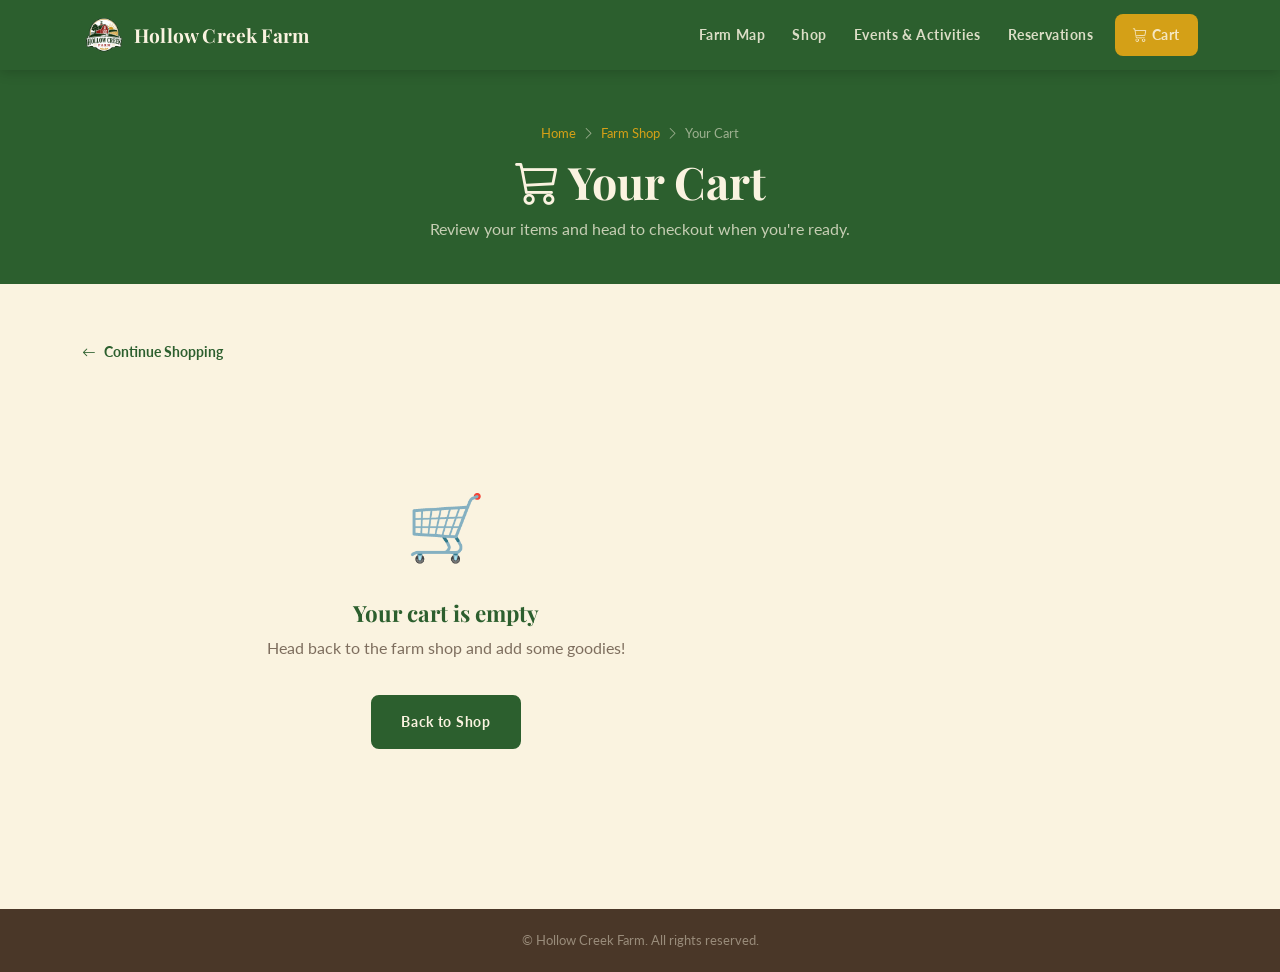
<file: cart.html>
<!DOCTYPE html>
<html lang="en">
<head>
  <meta charset="UTF-8" />
  <meta name="viewport" content="width=device-width, initial-scale=1.0" />
  <title>Your Cart — Hollow Creek Farm</title>

  <link rel="preconnect" href="https://fonts.googleapis.com">
  <link rel="preconnect" href="https://fonts.gstatic.com" crossorigin>
  <link href="https://fonts.googleapis.com/css2?family=Playfair+Display:ital,wght@0,700;1,400&family=Lato:wght@400;700&display=swap" rel="stylesheet">
  <link href="./Client Files/Logos/logo-icon-sun-creek.png" rel="icon" type="image/png">
  <link href="https://cdn.jsdelivr.net/npm/bootstrap@5.3.3/dist/css/bootstrap.min.css" rel="stylesheet">
  <link rel="stylesheet" href="https://cdn.jsdelivr.net/npm/bootstrap-icons@1.11.3/font/bootstrap-icons.min.css">
  <link rel="stylesheet" href="style.css">
  <link rel="icon" type="image/png" href="./Client Files/Logos/logo-icon-sun-creek.png">

  <style>
    /* ---- Cart page specific styles ---- */
    .cart-page-hero {
      background: var(--color-forest);
      padding: 52px 0 40px;
      text-align: center;
    }
    .cart-page-hero h1 { color: var(--color-cream); font-size: clamp(1.8rem, 4vw, 2.8rem); }
    .cart-page-hero p  { color: rgba(250,243,224,0.75); margin: 0; }

    .cart-breadcrumb {
      font-size: 0.82rem;
      color: rgba(250,243,224,0.55);
      margin-bottom: 10px;
      display: flex;
      align-items: center;
      justify-content: center;
      gap: 6px;
    }
    .cart-breadcrumb a { color: var(--color-gold); text-decoration: none; }
    .cart-breadcrumb a:hover { text-decoration: underline; }

    .cart-wrap { padding: 56px 0 80px; }

    /* Cart rows */
    .cart-row {
      display: flex;
      align-items: center;
      gap: 16px;
      padding: 18px 0;
      border-bottom: 1px solid var(--color-parchment);
    }
    .cart-row:first-child { border-top: 1px solid var(--color-parchment); }

    .cart-row-info { flex: 1; }
    .cart-item-name {
      font-family: var(--font-display);
      font-weight: 700;
      font-size: 1rem;
      color: var(--color-earth);
      margin: 0 0 2px;
    }
    .cart-item-category {
      font-size: 0.78rem;
      color: var(--color-earth);
      opacity: 0.55;
      margin: 0;
      text-transform: uppercase;
      letter-spacing: 0.06em;
    }

    .cart-row-controls {
      display: flex;
      align-items: center;
      gap: 10px;
    }
    .qty-btn {
      width: 32px;
      height: 32px;
      border-radius: 50%;
      border: 2px solid var(--color-forest);
      background: transparent;
      color: var(--color-forest);
      font-size: 1.1rem;
      font-weight: 700;
      cursor: pointer;
      display: flex;
      align-items: center;
      justify-content: center;
      transition: background 0.2s, color 0.2s;
      line-height: 1;
    }
    .qty-btn:hover { background: var(--color-forest); color: var(--color-cream); }
    .qty-display {
      font-family: var(--font-display);
      font-weight: 700;
      font-size: 1.05rem;
      min-width: 24px;
      text-align: center;
      color: var(--color-earth);
    }

    .cart-row-price {
      font-family: var(--font-display);
      font-weight: 700;
      font-size: 1.1rem;
      color: var(--color-forest);
      min-width: 72px;
      text-align: right;
    }

    .cart-remove {
      background: none;
      border: none;
      color: var(--color-earth);
      opacity: 0.35;
      font-size: 0.9rem;
      cursor: pointer;
      padding: 4px 6px;
      transition: opacity 0.2s, color 0.2s;
    }
    .cart-remove:hover { opacity: 1; color: var(--color-barn-red); }

    /* Summary card */
    .cart-summary-card {
      background: #fff;
      border: 1px solid var(--color-parchment);
      border-radius: var(--radius);
      padding: 28px 26px;
      box-shadow: var(--shadow-sm);
      position: sticky;
      top: 80px;
    }
    .cart-summary-card h3 {
      font-size: 1.1rem;
      margin-bottom: 20px;
      padding-bottom: 12px;
      border-bottom: 2px solid var(--color-parchment);
    }

    .summary-line {
      display: flex;
      justify-content: space-between;
      font-size: 0.9rem;
      color: var(--color-earth);
      margin-bottom: 10px;
    }
    .summary-line.total {
      font-family: var(--font-display);
      font-weight: 700;
      font-size: 1.15rem;
      color: var(--color-forest);
      border-top: 2px solid var(--color-parchment);
      padding-top: 12px;
      margin-top: 6px;
    }

    .checkout-note {
      font-size: 0.75rem;
      color: var(--color-earth);
      opacity: 0.6;
      text-align: center;
      margin-top: 12px;
      line-height: 1.5;
    }

    /* Empty state */
    .cart-empty {
      text-align: center;
      padding: 80px 20px;
    }
    .cart-empty-icon { font-size: 4rem; margin-bottom: 16px; }
    .cart-empty h3   { font-size: 1.4rem; margin-bottom: 8px; color: var(--color-forest); }
    .cart-empty p    { color: var(--color-earth); opacity: 0.7; }

    /* Continue shopping strip */
    .cart-continue {
      display: flex;
      align-items: center;
      gap: 8px;
      font-size: 0.85rem;
      color: var(--color-forest);
      font-weight: 700;
      text-decoration: none;
      margin-bottom: 24px;
    }
    .cart-continue:hover { color: var(--color-meadow); }

    @media (max-width: 767px) {
      .cart-row { flex-wrap: wrap; }
      .cart-row-price { min-width: auto; }
      .cart-summary-card { position: static; margin-top: 32px; }
    }
  </style>
</head>
<body>

  <!-- NAV -->
  <nav id="main-nav" class="navbar navbar-expand-lg">
    <div class="container">
      <a class="navbar-brand d-flex align-items-center gap-2" href="index.html">
        <img src="./Client Files/Logos/logo-main-full-color.png" alt="Hollow Creek Farm logo" class="nav-logo-img">
        <span class="nav-logo-text">Hollow Creek Farm</span>
      </a>
      <button class="navbar-toggler" type="button" data-bs-toggle="collapse" data-bs-target="#navMenu" aria-controls="navMenu" aria-expanded="false" aria-label="Toggle navigation">
        <span class="navbar-toggler-icon"></span>
      </button>
      <div class="collapse navbar-collapse" id="navMenu">
        <ul class="navbar-nav ms-auto align-items-lg-center">
          <li class="nav-item"><a class="nav-link" href="index.html#today">Farm Map</a></li>
          <li class="nav-item"><a class="nav-link" href="index.html#farm-shop">Shop</a></li>
          <li class="nav-item"><a class="nav-link" href="index.html#events">Events &amp; Activities</a></li>
          <li class="nav-item"><a class="nav-link" href="reservations.html">Reservations</a></li>
          <li class="nav-item">
            <a class="nav-link nav-cta" href="cart.html">
              <i class="bi bi-cart3 me-1"></i>Cart
              <span id="cart-count" style="display:none;background:var(--color-barn-red);color:#fff;border-radius:99px;font-size:0.65rem;padding:1px 6px;margin-left:6px;"></span>
            </a>
          </li>
        </ul>
      </div>
    </div>
  </nav>

  <!-- PAGE HERO -->
  <div class="cart-page-hero">
    <div class="container">
      <div class="cart-breadcrumb">
        <a href="index.html">Home</a>
        <i class="bi bi-chevron-right"></i>
        <a href="index.html#farm-shop">Farm Shop</a>
        <i class="bi bi-chevron-right"></i>
        <span>Your Cart</span>
      </div>
      <h1><i class="bi bi-cart3 me-2"></i>Your Cart</h1>
      <p>Review your items and head to checkout when you're ready.</p>
    </div>
  </div>

  <!-- CART BODY -->
  <div class="cart-wrap">
    <div class="container">
      <a href="index.html#farm-shop" class="cart-continue">
        <i class="bi bi-arrow-left"></i> Continue Shopping
      </a>

      <div class="row g-5">

        <!-- Cart items -->
        <div class="col-lg-8">
          <div id="cart-items-container">
            <!-- Rendered by script.js -->
          </div>
        </div>

        <!-- Order summary -->
        <div class="col-lg-4">
          <div class="cart-summary-card" id="cart-summary">
            <h3>Order Summary</h3>
            <div class="summary-line">
              <span>Subtotal</span>
              <span id="cart-subtotal">$0.00</span>
            </div>
            <div class="summary-line">
              <span>Tax (7%)</span>
              <span id="cart-tax">$0.00</span>
            </div>
            <div class="summary-line">
              <span>Shipping</span>
              <span style="color:var(--color-meadow);font-weight:700;">FREE pickup</span>
            </div>
            <div class="summary-line total">
              <span>Total</span>
              <span id="cart-total">$0.00</span>
            </div>
            <button id="checkout-btn" class="btn-primary w-100 mt-3" style="text-align:center;border:none;">
              <i class="bi bi-bag-check me-2"></i>Place Order
            </button>
            <p class="checkout-note">
              Orders are available for pickup at the farm store.<br>
              We'll have everything ready for your visit!
            </p>
          </div>
        </div>

      </div>
    </div>
  </div>

  <!-- FOOTER STRIP -->
  <div style="background:var(--color-earth);padding:20px 0;text-align:center;">
    <p style="color:rgba(250,243,224,0.45);font-size:0.8rem;margin:0;">© Hollow Creek Farm. All rights reserved.</p>
  </div>

  <script src="https://cdn.jsdelivr.net/npm/bootstrap@5.3.3/dist/js/bootstrap.bundle.min.js"></script>
  <script src="script.js"></script>
</body>
</html>
</file>
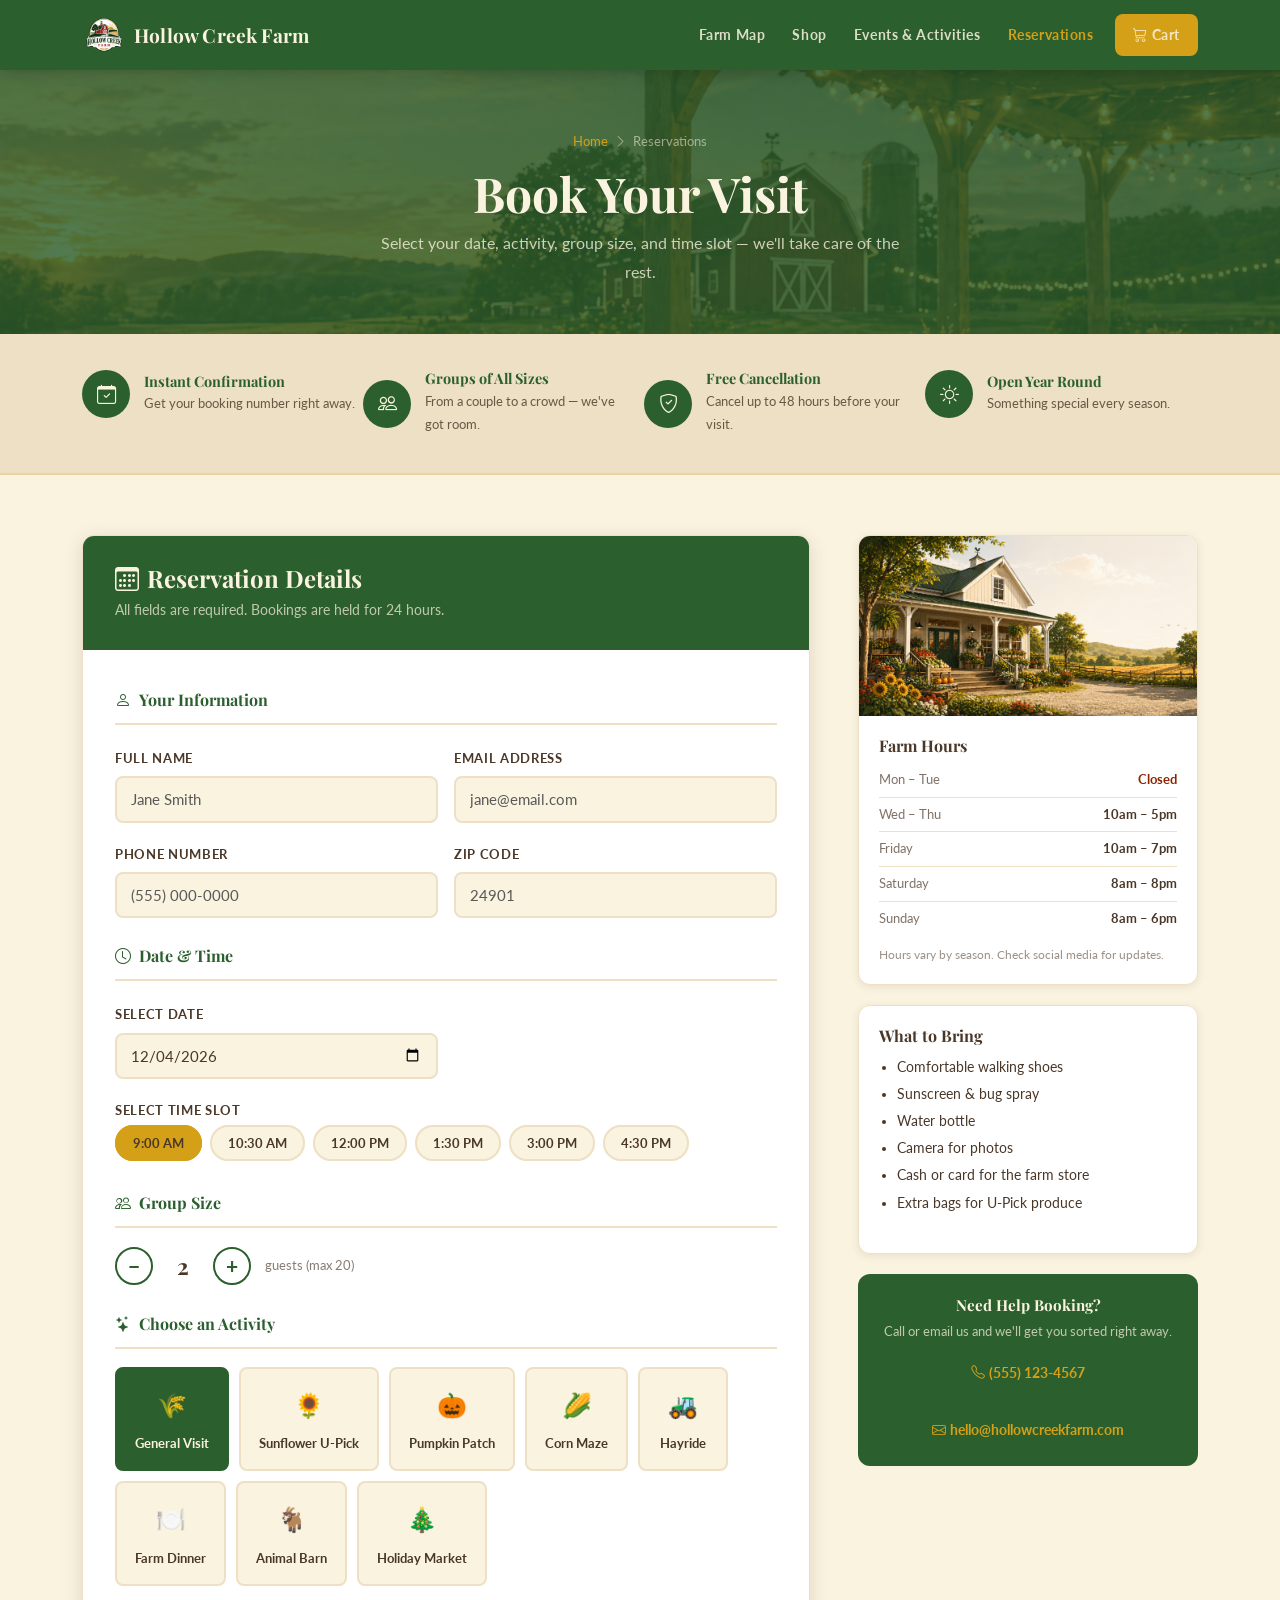
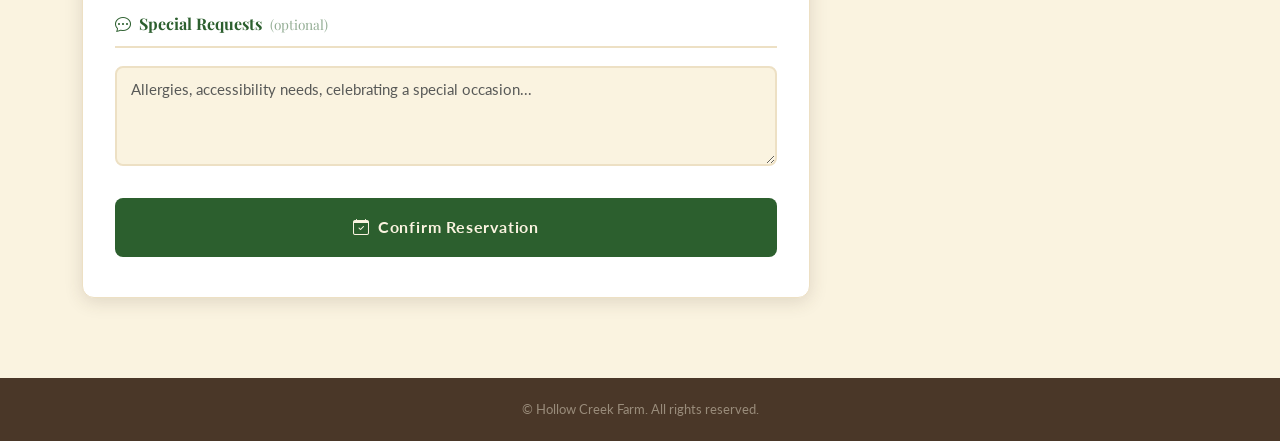
<file: reservations.html>
<!DOCTYPE html>
<html lang="en">
<head>
  <meta charset="UTF-8" />
  <meta name="viewport" content="width=device-width, initial-scale=1.0" />
  <title>Book a Visit — Hollow Creek Farm</title>

  <link rel="preconnect" href="https://fonts.googleapis.com">
  <link rel="preconnect" href="https://fonts.gstatic.com" crossorigin>
  <link href="https://fonts.googleapis.com/css2?family=Playfair+Display:ital,wght@0,700;1,400&family=Lato:wght@400;700&display=swap" rel="stylesheet">
  <link href="https://cdn.jsdelivr.net/npm/bootstrap@5.3.3/dist/css/bootstrap.min.css" rel="stylesheet">
  <link rel="stylesheet" href="https://cdn.jsdelivr.net/npm/bootstrap-icons@1.11.3/font/bootstrap-icons.min.css">
  <link rel="stylesheet" href="style.css">
  <link rel="icon" type="image/png" href="./Client Files/Logos/logo-icon-sun-creek.png">

  <style>
    /* ---- Reservations page specific styles ---- */
    .res-hero {
      background: var(--color-forest);
      padding: 60px 0 48px;
      text-align: center;
      position: relative;
      overflow: hidden;
    }
    .res-hero::before {
      content: '';
      position: absolute;
      inset: 0;
      background: url('./Client Files/Hero Imgs/hero-farm-to-table-dinner-pavilion-sunset.png') center/cover no-repeat;
      opacity: 0.18;
    }
    .res-hero .container { position: relative; z-index: 1; }
    .res-hero h1 { color: var(--color-cream); font-size: clamp(1.8rem, 4vw, 3rem); }
    .res-hero p  { color: rgba(250,243,224,0.78); max-width: 520px; margin: 0 auto; }

    .res-breadcrumb {
      font-size: 0.82rem;
      color: rgba(250,243,224,0.55);
      margin-bottom: 12px;
      display: flex;
      align-items: center;
      justify-content: center;
      gap: 6px;
    }
    .res-breadcrumb a { color: var(--color-gold); text-decoration: none; }
    .res-breadcrumb a:hover { text-decoration: underline; }

    /* Info strip */
    .res-info-strip {
      background: var(--color-parchment);
      padding: 28px 0;
      border-bottom: 2px solid rgba(212,160,23,0.2);
    }
    .res-info-item {
      display: flex;
      align-items: center;
      gap: 14px;
      padding: 8px 0;
    }
    .res-info-icon {
      width: 48px;
      height: 48px;
      border-radius: 50%;
      background: var(--color-forest);
      color: var(--color-cream);
      display: flex;
      align-items: center;
      justify-content: center;
      font-size: 1.2rem;
      flex-shrink: 0;
    }
    .res-info-text h4 { font-size: 0.9rem; margin: 0 0 2px; color: var(--color-forest); }
    .res-info-text p  { font-size: 0.82rem; margin: 0; color: var(--color-earth); opacity: 0.8; }

    /* Main form area */
    .res-wrap { padding: 60px 0 80px; background: var(--color-cream); }

    .res-form-wrap {
      background: #fff;
      border-radius: 12px;
      border: 1px solid var(--color-parchment);
      box-shadow: var(--shadow-md);
      overflow: hidden;
    }

    .res-form-header {
      background: var(--color-forest);
      padding: 28px 32px;
    }
    .res-form-header h2 { color: var(--color-cream); font-size: 1.5rem; margin: 0 0 4px; }
    .res-form-header p  { color: rgba(250,243,224,0.72); margin: 0; font-size: 0.88rem; }

    .res-form-body { padding: 36px 32px 40px; }

    /* Form fields */
    .form-section-title {
      font-family: var(--font-display);
      font-size: 1rem;
      font-weight: 700;
      color: var(--color-forest);
      margin: 0 0 18px;
      padding-bottom: 8px;
      border-bottom: 2px solid var(--color-parchment);
      display: flex;
      align-items: center;
      gap: 8px;
    }

    .form-label {
      font-family: var(--font-body);
      font-size: 0.82rem;
      font-weight: 700;
      letter-spacing: 0.05em;
      text-transform: uppercase;
      color: var(--color-earth);
      margin-bottom: 6px;
    }

    .form-control, .form-select {
      font-family: var(--font-body);
      font-size: 0.92rem;
      color: var(--color-earth);
      border: 2px solid var(--color-parchment);
      border-radius: var(--radius);
      padding: 10px 14px;
      background: var(--color-cream);
      transition: border-color 0.2s, box-shadow 0.2s;
    }
    .form-control:focus, .form-select:focus {
      border-color: var(--color-forest);
      box-shadow: 0 0 0 3px rgba(44,95,46,0.12);
      background: #fff;
      outline: none;
    }

    textarea.form-control { resize: vertical; min-height: 100px; }

    /* Activity picker cards */
    .activity-picker { display: flex; flex-wrap: wrap; gap: 10px; margin-bottom: 8px; }
    .activity-pick-label {
      cursor: pointer;
      user-select: none;
    }
    .activity-pick-label input[type="radio"] { display: none; }
    .activity-pick-card {
      display: flex;
      flex-direction: column;
      align-items: center;
      gap: 6px;
      padding: 14px 18px;
      border: 2px solid var(--color-parchment);
      border-radius: var(--radius);
      background: var(--color-cream);
      font-family: var(--font-body);
      font-size: 0.8rem;
      font-weight: 700;
      color: var(--color-earth);
      transition: border-color 0.2s, background 0.2s, color 0.2s;
      min-width: 90px;
      text-align: center;
    }
    .activity-pick-card .pick-icon { font-size: 1.5rem; }
    .activity-pick-label input:checked + .activity-pick-card {
      border-color: var(--color-forest);
      background: var(--color-forest);
      color: var(--color-cream);
    }
    .activity-pick-card:hover {
      border-color: var(--color-meadow);
    }

    /* Time slot pills */
    .time-slots { display: flex; flex-wrap: wrap; gap: 8px; margin-bottom: 8px; }
    .time-slot-label {
      cursor: pointer;
      user-select: none;
    }
    .time-slot-label input[type="radio"] { display: none; }
    .time-slot-pill {
      padding: 8px 16px;
      border: 2px solid var(--color-parchment);
      border-radius: 99px;
      font-family: var(--font-body);
      font-size: 0.82rem;
      font-weight: 700;
      color: var(--color-earth);
      background: var(--color-cream);
      transition: all 0.2s;
    }
    .time-slot-label input:checked + .time-slot-pill {
      background: var(--color-gold);
      border-color: var(--color-gold);
      color: var(--color-earth);
    }
    .time-slot-pill:hover { border-color: var(--color-gold); }

    /* Guest size stepper */
    .guest-stepper {
      display: flex;
      align-items: center;
      gap: 14px;
    }
    .stepper-btn {
      width: 38px;
      height: 38px;
      border-radius: 50%;
      border: 2px solid var(--color-forest);
      background: transparent;
      color: var(--color-forest);
      font-size: 1.3rem;
      font-weight: 700;
      cursor: pointer;
      display: flex;
      align-items: center;
      justify-content: center;
      transition: background 0.2s, color 0.2s;
      line-height: 1;
    }
    .stepper-btn:hover { background: var(--color-forest); color: var(--color-cream); }
    .stepper-count {
      font-family: var(--font-display);
      font-size: 1.4rem;
      font-weight: 700;
      color: var(--color-earth);
      min-width: 32px;
      text-align: center;
    }
    .stepper-label {
      font-size: 0.82rem;
      color: var(--color-earth);
      opacity: 0.65;
    }

    /* Submit button */
    .res-submit-btn {
      width: 100%;
      padding: 15px;
      font-size: 1rem;
      border: none;
      margin-top: 8px;
    }

    /* Sidebar */
    .res-sidebar { position: sticky; top: 80px; }

    .res-sidebar-card {
      background: #fff;
      border: 1px solid var(--color-parchment);
      border-radius: 12px;
      overflow: hidden;
      box-shadow: var(--shadow-sm);
      margin-bottom: 20px;
    }

    .res-sidebar-img {
      width: 100%;
      height: 180px;
      object-fit: cover;
    }
    .res-sidebar-img.img-placeholder {
      height: 180px;
      border-radius: 0;
      border: none;
      border-bottom: 2px dashed var(--color-gold);
    }

    .res-sidebar-body { padding: 20px; }
    .res-sidebar-body h4 { font-size: 1rem; margin-bottom: 8px; }
    .res-sidebar-body p  { font-size: 0.83rem; line-height: 1.6; margin-bottom: 14px; }

    .res-hours-list {
      list-style: none;
      padding: 0;
      margin: 0;
    }
    .res-hours-list li {
      display: flex;
      justify-content: space-between;
      font-size: 0.82rem;
      padding: 5px 0;
      border-bottom: 1px solid var(--color-parchment);
      color: var(--color-earth);
    }
    .res-hours-list li:last-child { border-bottom: none; }
    .res-hours-list .day { opacity: 0.7; }
    .res-hours-list .hours { font-weight: 700; }

    .res-need-help {
      background: var(--color-forest);
      border-radius: 12px;
      padding: 22px 20px;
      text-align: center;
    }
    .res-need-help h4 { color: var(--color-cream); font-size: 0.95rem; margin-bottom: 6px; }
    .res-need-help p  { color: rgba(250,243,224,0.72); font-size: 0.82rem; margin-bottom: 14px; }
    .res-need-help a  { color: var(--color-gold); font-weight: 700; font-size: 0.85rem; }

    /* Confirmation screen */
    #res-confirmation {
      display: none;
      background: #fff;
      border-radius: 12px;
      border: 1px solid var(--color-parchment);
      box-shadow: var(--shadow-md);
      padding: 52px 40px;
      text-align: center;
    }
    .conf-checkmark {
      width: 80px;
      height: 80px;
      border-radius: 50%;
      background: var(--color-forest);
      color: var(--color-cream);
      font-size: 2.2rem;
      display: flex;
      align-items: center;
      justify-content: center;
      margin: 0 auto 20px;
    }
    #res-confirmation h2 { color: var(--color-forest); margin-bottom: 8px; }
    #res-confirmation .conf-sub { color: var(--color-earth); opacity: 0.7; margin-bottom: 32px; }

    .conf-details {
      background: var(--color-cream);
      border-radius: var(--radius);
      border: 1px solid var(--color-parchment);
      padding: 24px 28px;
      text-align: left;
      max-width: 480px;
      margin: 0 auto 32px;
    }
    .conf-row {
      display: flex;
      justify-content: space-between;
      align-items: center;
      padding: 10px 0;
      border-bottom: 1px solid var(--color-parchment);
      font-size: 0.9rem;
    }
    .conf-row:last-child { border-bottom: none; }
    .conf-row .conf-label {
      font-weight: 700;
      color: var(--color-earth);
      opacity: 0.65;
      text-transform: uppercase;
      font-size: 0.75rem;
      letter-spacing: 0.06em;
    }
    .conf-row .conf-value {
      font-family: var(--font-display);
      font-weight: 700;
      color: var(--color-forest);
      font-size: 0.95rem;
      text-align: right;
    }
    .conf-number {
      display: inline-block;
      background: var(--color-parchment);
      border-radius: 99px;
      padding: 4px 16px;
      font-family: var(--font-body);
      font-size: 0.8rem;
      font-weight: 700;
      color: var(--color-earth);
      letter-spacing: 0.1em;
      margin-bottom: 32px;
    }

    @media (max-width: 991px) {
      .res-sidebar { position: static; margin-top: 40px; }
    }
    @media (max-width: 575px) {
      .res-form-body { padding: 24px 20px 28px; }
      .activity-pick-card { min-width: 76px; padding: 12px 10px; }
      #res-confirmation { padding: 36px 20px; }
      .conf-details { padding: 18px 16px; }
    }
  </style>
</head>
<body>

  <!-- NAV -->
  <nav id="main-nav" class="navbar navbar-expand-lg">
    <div class="container">
      <a class="navbar-brand d-flex align-items-center gap-2" href="index.html">
        <img src="./Client Files/Logos/logo-main-full-color.png" alt="Hollow Creek Farm logo" class="nav-logo-img">
        <span class="nav-logo-text">Hollow Creek Farm</span>
      </a>
      <button class="navbar-toggler" type="button" data-bs-toggle="collapse" data-bs-target="#navMenu" aria-controls="navMenu" aria-expanded="false" aria-label="Toggle navigation">
        <span class="navbar-toggler-icon"></span>
      </button>
      <div class="collapse navbar-collapse" id="navMenu">
        <ul class="navbar-nav ms-auto align-items-lg-center">
          <li class="nav-item"><a class="nav-link" href="index.html#today">Farm Map</a></li>
          <li class="nav-item"><a class="nav-link" href="index.html#farm-shop">Shop</a></li>
          <li class="nav-item"><a class="nav-link" href="index.html#events">Events &amp; Activities</a></li>
          <li class="nav-item"><a class="nav-link active" href="reservations.html">Reservations</a></li>
          <li class="nav-item">
            <a class="nav-link nav-cta" href="cart.html">
              <i class="bi bi-cart3 me-1"></i>Cart
              <span id="cart-count" style="display:none;background:var(--color-barn-red);color:#fff;border-radius:99px;font-size:0.65rem;padding:1px 6px;margin-left:6px;"></span>
            </a>
          </li>
        </ul>
      </div>
    </div>
  </nav>


  <!-- PAGE HERO -->
  <div class="res-hero">
    <div class="container">
      <div class="res-breadcrumb">
        <a href="index.html">Home</a>
        <i class="bi bi-chevron-right"></i>
        <span>Reservations</span>
      </div>
      <h1>Book Your Visit</h1>
      <p>Select your date, activity, group size, and time slot — we'll take care of the rest.</p>
    </div>
  </div>


  <!-- INFO STRIP -->
  <div class="res-info-strip">
    <div class="container">
      <div class="row g-2 justify-content-center">
        <div class="col-sm-6 col-lg-3">
          <div class="res-info-item">
            <div class="res-info-icon"><i class="bi bi-calendar-check"></i></div>
            <div class="res-info-text">
              <h4>Instant Confirmation</h4>
              <p>Get your booking number right away.</p>
            </div>
          </div>
        </div>
        <div class="col-sm-6 col-lg-3">
          <div class="res-info-item">
            <div class="res-info-icon"><i class="bi bi-people"></i></div>
            <div class="res-info-text">
              <h4>Groups of All Sizes</h4>
              <p>From a couple to a crowd — we've got room.</p>
            </div>
          </div>
        </div>
        <div class="col-sm-6 col-lg-3">
          <div class="res-info-item">
            <div class="res-info-icon"><i class="bi bi-shield-check"></i></div>
            <div class="res-info-text">
              <h4>Free Cancellation</h4>
              <p>Cancel up to 48 hours before your visit.</p>
            </div>
          </div>
        </div>
        <div class="col-sm-6 col-lg-3">
          <div class="res-info-item">
            <div class="res-info-icon"><i class="bi bi-sun"></i></div>
            <div class="res-info-text">
              <h4>Open Year Round</h4>
              <p>Something special every season.</p>
            </div>
          </div>
        </div>
      </div>
    </div>
  </div>


  <!-- MAIN CONTENT -->
  <div class="res-wrap">
    <div class="container">
      <div class="row g-5">

        <!-- FORM COLUMN -->
        <div class="col-lg-8">

          <!-- Confirmation screen (hidden until form submits) -->
          <div id="res-confirmation">
            <div class="conf-checkmark">✓</div>
            <h2>You're Booked!</h2>
            <p class="conf-sub">We can't wait to see you at the farm. Here are your reservation details.</p>
            <div class="conf-number">Confirmation # <span id="conf-number"></span></div>
            <div class="conf-details">
              <div class="conf-row">
                <span class="conf-label">Name</span>
                <span class="conf-value" id="conf-name"></span>
              </div>
              <div class="conf-row">
                <span class="conf-label">Date</span>
                <span class="conf-value" id="conf-date"></span>
              </div>
              <div class="conf-row">
                <span class="conf-label">Time</span>
                <span class="conf-value" id="conf-time"></span>
              </div>
              <div class="conf-row">
                <span class="conf-label">Guests</span>
                <span class="conf-value" id="conf-guests"></span>
              </div>
              <div class="conf-row">
                <span class="conf-label">Activity</span>
                <span class="conf-value" id="conf-activity"></span>
              </div>
            </div>
            <div class="d-flex gap-3 justify-content-center flex-wrap">
              <a href="index.html" class="btn-primary">Back to Home</a>
              <a href="index.html#events" class="btn-outline">Browse More Events</a>
            </div>
          </div>

          <!-- Reservation form -->
          <div class="res-form-wrap">
            <div class="res-form-header">
              <h2><i class="bi bi-calendar3 me-2"></i>Reservation Details</h2>
              <p>All fields are required. Bookings are held for 24 hours.</p>
            </div>

            <div class="res-form-body">
              <form id="reservation-form" novalidate>

                <!-- Section 1: Your Info -->
                <p class="form-section-title"><i class="bi bi-person"></i> Your Information</p>
                <div class="row g-3 mb-4">
                  <div class="col-sm-6">
                    <label for="res-name" class="form-label">Full Name</label>
                    <input type="text" id="res-name" class="form-control" placeholder="Jane Smith" required>
                  </div>
                  <div class="col-sm-6">
                    <label for="res-email" class="form-label">Email Address</label>
                    <input type="email" id="res-email" class="form-control" placeholder="jane@email.com" required>
                  </div>
                  <div class="col-sm-6">
                    <label for="res-phone" class="form-label">Phone Number</label>
                    <input type="tel" id="res-phone" class="form-control" placeholder="(555) 000-0000">
                  </div>
                  <div class="col-sm-6">
                    <label for="res-zip" class="form-label">ZIP Code</label>
                    <input type="text" id="res-zip" class="form-control" placeholder="24901">
                  </div>
                </div>

                <!-- Section 2: Date & Time -->
                <p class="form-section-title"><i class="bi bi-clock"></i> Date &amp; Time</p>
                <div class="row g-3 mb-4">
                  <div class="col-sm-6">
                    <label for="res-date" class="form-label">Select Date</label>
                    <input type="date" id="res-date" class="form-control" required>
                  </div>
                  <div class="col-12">
                    <label class="form-label">Select Time Slot</label>
                    <div class="time-slots">
                      <label class="time-slot-label">
                        <input type="radio" name="res-time-radio" value="9:00 AM" id="res-time" checked>
                        <span class="time-slot-pill">9:00 AM</span>
                      </label>
                      <label class="time-slot-label">
                        <input type="radio" name="res-time-radio" value="10:30 AM">
                        <span class="time-slot-pill">10:30 AM</span>
                      </label>
                      <label class="time-slot-label">
                        <input type="radio" name="res-time-radio" value="12:00 PM">
                        <span class="time-slot-pill">12:00 PM</span>
                      </label>
                      <label class="time-slot-label">
                        <input type="radio" name="res-time-radio" value="1:30 PM">
                        <span class="time-slot-pill">1:30 PM</span>
                      </label>
                      <label class="time-slot-label">
                        <input type="radio" name="res-time-radio" value="3:00 PM">
                        <span class="time-slot-pill">3:00 PM</span>
                      </label>
                      <label class="time-slot-label">
                        <input type="radio" name="res-time-radio" value="4:30 PM">
                        <span class="time-slot-pill">4:30 PM</span>
                      </label>
                    </div>
                  </div>
                </div>

                <!-- Section 3: Group Size -->
                <p class="form-section-title"><i class="bi bi-people"></i> Group Size</p>
                <div class="mb-4">
                  <div class="guest-stepper">
                    <button type="button" class="stepper-btn" id="guests-minus">−</button>
                    <span class="stepper-count" id="guests-display">2</span>
                    <button type="button" class="stepper-btn" id="guests-plus">+</button>
                    <span class="stepper-label">guests (max 20)</span>
                  </div>
                  <input type="hidden" id="res-guests" value="2">
                </div>

                <!-- Section 4: Activity -->
                <p class="form-section-title"><i class="bi bi-stars"></i> Choose an Activity</p>
                <div class="mb-4">
                  <div class="activity-picker">
                    <label class="activity-pick-label">
                      <input type="radio" name="res-activity-radio" id="res-activity" value="General Farm Visit" checked>
                      <div class="activity-pick-card">
                        <span class="pick-icon">🌾</span>
                        <span>General Visit</span>
                      </div>
                    </label>
                    <label class="activity-pick-label">
                      <input type="radio" name="res-activity-radio" value="Sunflower U-Pick">
                      <div class="activity-pick-card">
                        <span class="pick-icon">🌻</span>
                        <span>Sunflower U-Pick</span>
                      </div>
                    </label>
                    <label class="activity-pick-label">
                      <input type="radio" name="res-activity-radio" value="Pumpkin Patch">
                      <div class="activity-pick-card">
                        <span class="pick-icon">🎃</span>
                        <span>Pumpkin Patch</span>
                      </div>
                    </label>
                    <label class="activity-pick-label">
                      <input type="radio" name="res-activity-radio" value="Corn Maze">
                      <div class="activity-pick-card">
                        <span class="pick-icon">🌽</span>
                        <span>Corn Maze</span>
                      </div>
                    </label>
                    <label class="activity-pick-label">
                      <input type="radio" name="res-activity-radio" value="Hayride">
                      <div class="activity-pick-card">
                        <span class="pick-icon">🚜</span>
                        <span>Hayride</span>
                      </div>
                    </label>
                    <label class="activity-pick-label">
                      <input type="radio" name="res-activity-radio" value="Farm-to-Table Dinner">
                      <div class="activity-pick-card">
                        <span class="pick-icon">🍽️</span>
                        <span>Farm Dinner</span>
                      </div>
                    </label>
                    <label class="activity-pick-label">
                      <input type="radio" name="res-activity-radio" value="Animal Barn">
                      <div class="activity-pick-card">
                        <span class="pick-icon">🐐</span>
                        <span>Animal Barn</span>
                      </div>
                    </label>
                    <label class="activity-pick-label">
                      <input type="radio" name="res-activity-radio" value="Holiday Market">
                      <div class="activity-pick-card">
                        <span class="pick-icon">🎄</span>
                        <span>Holiday Market</span>
                      </div>
                    </label>
                  </div>
                </div>

                <!-- Section 5: Special Requests -->
                <p class="form-section-title"><i class="bi bi-chat-dots"></i> Special Requests <span style="font-weight:400;opacity:0.5;font-size:0.85rem;">(optional)</span></p>
                <div class="mb-4">
                  <textarea id="res-notes" class="form-control" placeholder="Allergies, accessibility needs, celebrating a special occasion..."></textarea>
                </div>

                <button type="submit" class="btn-primary res-submit-btn">
                  <i class="bi bi-calendar-check me-2"></i>Confirm Reservation
                </button>

              </form>
            </div>
          </div>

        </div><!-- /form col -->


        <!-- SIDEBAR -->
        <div class="col-lg-4">
          <div class="res-sidebar">

            <!-- Farm hours card -->
            <div class="res-sidebar-card">
              <img src="./Client Files/Hero Imgs/hero-farm-store-exterior-summer.png"
                   alt="The Hollow Creek Farm store exterior in summer, a white farmhouse building with produce and flowers on the porch"
                   class="res-sidebar-img">
              <div class="res-sidebar-body">
                <h4>Farm Hours</h4>
                <ul class="res-hours-list">
                  <li><span class="day">Mon – Tue</span><span class="hours" style="color:var(--color-barn-red);">Closed</span></li>
                  <li><span class="day">Wed – Thu</span><span class="hours">10am – 5pm</span></li>
                  <li><span class="day">Friday</span><span class="hours">10am – 7pm</span></li>
                  <li><span class="day">Saturday</span><span class="hours">8am – 8pm</span></li>
                  <li><span class="day">Sunday</span><span class="hours">8am – 6pm</span></li>
                </ul>
                <p style="font-size:0.75rem;opacity:0.55;margin:10px 0 0;">Hours vary by season. Check social media for updates.</p>
              </div>
            </div>

            <!-- What to bring card -->
            <div class="res-sidebar-card">
              <div class="res-sidebar-body">
                <h4>What to Bring</h4>
                <ul style="padding-left:18px;font-size:0.85rem;color:var(--color-earth);line-height:2;">
                  <li>Comfortable walking shoes</li>
                  <li>Sunscreen &amp; bug spray</li>
                  <li>Water bottle</li>
                  <li>Camera for photos</li>
                  <li>Cash or card for the farm store</li>
                  <li>Extra bags for U-Pick produce</li>
                </ul>
              </div>
            </div>

            <!-- Need help -->
            <div class="res-need-help">
              <h4>Need Help Booking?</h4>
              <p>Call or email us and we'll get you sorted right away.</p>
              <a href="javascript:void(0)"><i class="bi bi-telephone me-1"></i>(555) 123-4567</a><br><br>
              <a href="javascript:void(0)"><i class="bi bi-envelope me-1"></i>hello@hollowcreekfarm.com</a>
            </div>

          </div>
        </div><!-- /sidebar -->

      </div>
    </div>
  </div>


  <!-- FOOTER STRIP -->
  <div style="background:var(--color-earth);padding:20px 0;text-align:center;">
    <p style="color:rgba(250,243,224,0.45);font-size:0.8rem;margin:0;">© Hollow Creek Farm. All rights reserved.</p>
  </div>

  <script src="https://cdn.jsdelivr.net/npm/bootstrap@5.3.3/dist/js/bootstrap.bundle.min.js"></script>
  <script src="script.js"></script>

  <script>
    // Set min date to today
    const dateInput = document.getElementById('res-date');
    if (dateInput) {
      const today = new Date().toISOString().split('T')[0];
      dateInput.min = today;
      dateInput.value = today;
    }

    // Guest stepper
    let guestCount = 2;
    const guestsDisplay = document.getElementById('guests-display');
    const guestsInput   = document.getElementById('res-guests');

    document.getElementById('guests-minus').addEventListener('click', () => {
      if (guestCount > 1) {
        guestCount--;
        guestsDisplay.textContent = guestCount;
        guestsInput.value = guestCount;
      }
    });
    document.getElementById('guests-plus').addEventListener('click', () => {
      if (guestCount < 20) {
        guestCount++;
        guestsDisplay.textContent = guestCount;
        guestsInput.value = guestCount;
      }
    });

    // Sync time slot radio to hidden input
    document.querySelectorAll('input[name="res-time-radio"]').forEach(radio => {
      radio.addEventListener('change', () => {
        document.getElementById('res-time').value = radio.value;
      });
    });

    // Sync activity radio to hidden input
    document.querySelectorAll('input[name="res-activity-radio"]').forEach(radio => {
      radio.addEventListener('change', () => {
        document.getElementById('res-activity').value = radio.value;
      });
    });
  </script>

</body>
</html>
</file>
<file: style.css>
/* =========================================================
   HOLLOW CREEK FARM — Main Stylesheet
   ========================================================= */

/* Google Fonts loaded in HTML <head> */

/* =========================================================
   HOLLOW CREEK FARM — Main Stylesheet
   ========================================================= */

/* Google Fonts loaded in HTML <head> */

:root {
    --color-forest: #2C5F2E;
    --color-gold: #D4A017;
    --color-barn-red: #8B2500;
    --color-cream: #FAF3E0;
    --color-parchment: #EDE0C4;
    --color-earth: #4A3728;
    --color-meadow: #5A7A3A;
    --color-sage: #8FAF7E;

    --font-display: 'Playfair Display', Georgia, serif;
    --font-body: 'Lato', Arial, sans-serif;

    --shadow-sm: 0 2px 8px rgba(74, 55, 40, 0.10);
    --shadow-md: 0 4px 18px rgba(74, 55, 40, 0.15);
    --shadow-lg: 0 8px 32px rgba(74, 55, 40, 0.18);
    --radius: 8px;
    --transition: 0.25s ease;
}

/* ---- Reset & Base ---- */
*,
*::before,
*::after {
    box-sizing: border-box;
    margin: 0;
    padding: 0;
}

html {
    scroll-behavior: smooth;
}

body {
    font-family: var(--font-body);
    font-size: 1rem;
    line-height: 1.8;
    color: var(--color-earth);
    background: var(--color-cream);
}

h1 {
    font-family: var(--font-display);
    font-size: clamp(2rem, 5vw, 3.5rem);
    font-weight: 700;
    color: var(--color-forest);
    line-height: 1.15;
}

h2 {
    font-family: var(--font-display);
    font-size: clamp(1.6rem, 3vw, 2.4rem);
    font-weight: 700;
    color: var(--color-forest);
    line-height: 1.2;
}

h3 {
    font-family: var(--font-display);
    font-size: 1.25rem;
    font-weight: 700;
    color: var(--color-earth);
}

h4 {
    font-family: var(--font-display);
    font-size: 1.05rem;
    font-weight: 700;
    color: var(--color-earth);
}

p {
    font-family: var(--font-body);
    font-size: 1rem;
    line-height: 1.8;
    color: var(--color-earth);
}

a {
    color: var(--color-forest);
    text-decoration: none;
    transition: color var(--transition);
}

a:hover {
    color: var(--color-meadow);
}

img {
    max-width: 100%;
    height: auto;
    display: block;
}

/* ---- Utility ---- */
.section-pad {
    padding: 80px 0;
}

.section-pad-sm {
    padding: 52px 0;
}

.bg-cream {
    background: var(--color-cream);
}

.bg-parchment {
    background: var(--color-parchment);
}

.bg-forest {
    background: var(--color-forest);
}

.bg-earth {
    background: var(--color-earth);
}

.section-label {
    display: inline-block;
    font-family: var(--font-body);
    font-size: 0.75rem;
    font-weight: 700;
    letter-spacing: 0.15em;
    text-transform: uppercase;
    color: var(--color-gold);
    margin-bottom: 0.5rem;
}

.section-intro {
    font-size: 1.05rem;
    color: var(--color-earth);
    max-width: 560px;
    margin: 0 auto;
    opacity: 0.85;
}

.divider-leaf {
    display: flex;
    align-items: center;
    justify-content: center;
    gap: 12px;
    margin: 12px 0 28px;
}

.divider-leaf::before,
.divider-leaf::after {
    content: '';
    display: block;
    width: 60px;
    height: 2px;
    background: var(--color-gold);
    opacity: 0.6;
}

.divider-leaf span {
    color: var(--color-gold);
    font-size: 1.1rem;
}

/* ---- Buttons ---- */
.btn-primary {
    display: inline-block;
    background: var(--color-forest);
    color: var(--color-cream);
    font-family: var(--font-body);
    font-weight: 700;
    font-size: 0.9rem;
    letter-spacing: 0.05em;
    padding: 12px 28px;
    border-radius: var(--radius);
    border: 2px solid var(--color-forest);
    transition: background var(--transition), color var(--transition), transform var(--transition);
    cursor: pointer;
}

.btn-primary:hover {
    background: var(--color-meadow);
    border-color: var(--color-meadow);
    color: var(--color-cream);
    transform: translateY(-2px);
}

.btn-outline {
    display: inline-block;
    background: transparent;
    color: var(--color-forest);
    font-family: var(--font-body);
    font-weight: 700;
    font-size: 0.9rem;
    letter-spacing: 0.05em;
    padding: 12px 28px;
    border-radius: var(--radius);
    border: 2px solid var(--color-forest);
    transition: background var(--transition), color var(--transition), transform var(--transition);
    cursor: pointer;
}

.btn-outline:hover {
    background: var(--color-forest);
    color: var(--color-cream);
    transform: translateY(-2px);
}

.btn-gold {
    display: inline-block;
    background: var(--color-gold);
    color: var(--color-earth);
    font-family: var(--font-body);
    font-weight: 700;
    font-size: 0.9rem;
    letter-spacing: 0.05em;
    padding: 12px 28px;
    border-radius: var(--radius);
    border: 2px solid var(--color-gold);
    transition: background var(--transition), color var(--transition), transform var(--transition);
    cursor: pointer;
}

.btn-gold:hover {
    background: #b8880f;
    border-color: #b8880f;
    color: var(--color-cream);
    transform: translateY(-2px);
}

.btn-red {
    display: inline-block;
    background: var(--color-barn-red);
    color: var(--color-cream);
    font-family: var(--font-body);
    font-weight: 700;
    font-size: 0.9rem;
    letter-spacing: 0.05em;
    padding: 12px 28px;
    border-radius: var(--radius);
    border: 2px solid var(--color-barn-red);
    transition: background var(--transition), color var(--transition), transform var(--transition);
    cursor: pointer;
}

.btn-red:hover {
    background: #6a1c00;
    border-color: #6a1c00;
    transform: translateY(-2px);
}

/* ---- Image Placeholder ---- */
.img-placeholder {
    background: var(--color-parchment);
    border: 2px dashed var(--color-gold);
    border-radius: var(--radius);
    display: flex;
    flex-direction: column;
    align-items: center;
    justify-content: center;
    color: var(--color-earth);
    font-family: var(--font-body);
    font-size: 0.8rem;
    opacity: 0.7;
    gap: 8px;
    text-align: center;
    padding: 16px;
}

.img-placeholder .ph-icon {
    font-size: 2rem;
    opacity: 0.5;
}

.img-placeholder .ph-label {
    font-weight: 700;
    font-size: 0.75rem;
    letter-spacing: 0.05em;
}

.img-placeholder .ph-file {
    font-size: 0.7rem;
    opacity: 0.7;
    word-break: break-all;
}


/* ==========================================================
   NAVIGATION
   ========================================================== */
#main-nav {
    position: sticky;
    top: 0;
    z-index: 1000;
    background: var(--color-forest);
    box-shadow: 0 2px 12px rgba(0, 0, 0, 0.18);
}

#main-nav .navbar {
    padding: 0;
    min-height: 64px;
}

.nav-logo-img {
    height: 44px;
    width: auto;
}

.nav-logo-text {
    font-family: var(--font-display);
    font-size: 1.2rem;
    font-weight: 700;
    color: var(--color-cream) !important;
    letter-spacing: 0.01em;
}

#main-nav .navbar-nav .nav-link {
    font-family: var(--font-body);
    font-size: 0.88rem;
    font-weight: 700;
    letter-spacing: 0.04em;
    color: rgba(250, 243, 224, 0.85) !important;
    padding: 0.5rem 0.85rem;
    transition: color var(--transition);
}

#main-nav .navbar-nav .nav-link:hover,
#main-nav .navbar-nav .nav-link.active {
    color: var(--color-gold) !important;
}

#main-nav .navbar-toggler {
    border-color: var(--color-gold);
}

#main-nav .navbar-toggler-icon {
    background-image: url("data:image/svg+xml,%3csvg xmlns='http://www.w3.org/2000/svg' viewBox='0 0 30 30'%3e%3cpath stroke='%23D4A017' stroke-linecap='round' stroke-miterlimit='10' stroke-width='2' d='M4 7h22M4 15h22M4 23h22'/%3e%3c/svg%3e");
}

.nav-cta {
    background: var(--color-gold);
    color: var(--color-earth) !important;
    border-radius: var(--radius);
    padding: 8px 18px !important;
    margin-left: 8px;
    font-weight: 700 !important;
    transition: background var(--transition) !important;
}

.nav-cta:hover {
    background: #b8880f !important;
    color: var(--color-cream) !important;
}


/* ==========================================================
   HERO SECTION
   ========================================================== */
#hero {
    position: relative;
    min-height: 88vh;
    display: flex;
    align-items: center;
    overflow: hidden;
    background: var(--color-earth);
}

.hero-bg {
    position: absolute;
    inset: 0;
    object-fit: cover;
    width: 100%;
    height: 100%;
    opacity: 0.55;
}

.hero-bg-placeholder {
    position: absolute;
    inset: 0;
    background: linear-gradient(135deg, var(--color-forest) 0%, var(--color-earth) 100%);
    opacity: 0.9;
}

.hero-overlay {
    position: absolute;
    inset: 0;
    background: linear-gradient(to right, rgba(74, 55, 40, 0.72) 0%, rgba(74, 55, 40, 0.18) 100%);
}

.hero-content {
    position: relative;
    z-index: 2;
    padding: 60px 0;
}

.hero-eyebrow {
    font-family: var(--font-body);
    font-size: 0.8rem;
    font-weight: 700;
    letter-spacing: 0.2em;
    text-transform: uppercase;
    color: var(--color-gold);
    margin-bottom: 1rem;
}

.hero-content h1 {
    color: var(--color-cream);
    margin-bottom: 1.2rem;
}

.hero-content .hero-sub {
    font-size: 1.1rem;
    color: rgba(250, 243, 224, 0.88);
    max-width: 480px;
    margin-bottom: 2rem;
    line-height: 1.75;
}

.hero-actions {
    display: flex;
    gap: 14px;
    flex-wrap: wrap;
}

.hero-img-col {
    position: relative;
    z-index: 2;
    display: flex;
    align-items: center;
    justify-content: center;
}

.hero-img-frame {
    border-radius: 12px;
    overflow: hidden;
    border: 4px solid var(--color-gold);
    box-shadow: var(--shadow-lg);
    width: 100%;
    max-width: 500px;
}

.hero-img-frame .img-placeholder {
    height: 360px;
    border-radius: 8px;
}

.hero-badge {
    position: absolute;
    bottom: -18px;
    left: -18px;
    background: var(--color-gold);
    color: var(--color-earth);
    border-radius: 50%;
    width: 100px;
    height: 100px;
    display: flex;
    flex-direction: column;
    align-items: center;
    justify-content: center;
    font-family: var(--font-display);
    font-size: 0.7rem;
    font-weight: 700;
    text-align: center;
    line-height: 1.2;
    box-shadow: var(--shadow-md);
    padding: 10px;
}


/* ==========================================================
   TODAY ON THE FARM
   ========================================================== */
#today {
    background: var(--color-cream);
}

.today-header {
    text-align: center;
    margin-bottom: 48px;
}

.activity-card {
    background: #fff;
    border-radius: var(--radius);
    overflow: hidden;
    box-shadow: var(--shadow-sm);
    border: 1px solid var(--color-parchment);
    transition: transform var(--transition), box-shadow var(--transition);
    height: 100%;
}

.activity-card:hover {
    transform: translateY(-4px);
    box-shadow: var(--shadow-md);
}

.activity-card-img {
    width: 100%;
    height: 180px;
    object-fit: cover;
}

.activity-card-img.img-placeholder {
    height: 180px;
    border-radius: 0;
    border: none;
    border-bottom: 2px dashed var(--color-gold);
}

.activity-card-body {
    padding: 18px 20px 22px;
}

.activity-tag {
    display: inline-block;
    background: var(--color-sage);
    color: var(--color-forest);
    font-size: 0.7rem;
    font-weight: 700;
    letter-spacing: 0.08em;
    text-transform: uppercase;
    padding: 3px 10px;
    border-radius: 99px;
    margin-bottom: 8px;
}

.activity-card-body h3 {
    font-size: 1.1rem;
    margin-bottom: 6px;
}

.activity-card-body p {
    font-size: 0.88rem;
    line-height: 1.6;
    margin-bottom: 12px;
}

.activity-meta {
    display: flex;
    gap: 14px;
    font-size: 0.8rem;
    color: var(--color-earth);
    opacity: 0.75;
}

.activity-meta span {
    display: flex;
    align-items: center;
    gap: 4px;
}


/* ==========================================================
   MAP SECTION
   ========================================================== */
#map-section {
    background: var(--color-parchment);
}

.map-header {
    text-align: center;
    margin-bottom: 40px;
}

.map-container {
    border-radius: 12px;
    overflow: hidden;
    box-shadow: var(--shadow-lg);
    border: 3px solid var(--color-gold);
    height: 420px;
}

.map-container iframe {
    width: 100%;
    height: 100%;
    border: none;
    display: block;
}

.map-placeholder {
    height: 420px;
    background: var(--color-parchment);
    border: 2px dashed var(--color-gold);
    border-radius: 12px;
    display: flex;
    flex-direction: column;
    align-items: center;
    justify-content: center;
    gap: 12px;
    color: var(--color-earth);
    font-family: var(--font-body);
}

.map-highlights {
    margin-top: 32px;
}

.map-highlight-item {
    display: flex;
    align-items: flex-start;
    gap: 12px;
    padding: 14px 0;
    border-bottom: 1px solid var(--color-parchment);
}

.map-highlight-item:last-child {
    border-bottom: none;
}

.map-hi-icon {
    width: 36px;
    height: 36px;
    border-radius: 50%;
    background: var(--color-forest);
    color: var(--color-cream);
    display: flex;
    align-items: center;
    justify-content: center;
    font-size: 1rem;
    flex-shrink: 0;
}

.map-hi-text h4 {
    font-size: 0.95rem;
    margin-bottom: 2px;
}

.map-hi-text p {
    font-size: 0.82rem;
    margin: 0;
    opacity: 0.8;
}


/* ==========================================================
   WHAT'S INCLUDED
   ========================================================== */
#whats-included {
    background: var(--color-forest);
}

#whats-included h2 {
    color: var(--color-cream);
}

#whats-included .section-intro {
    color: rgba(250, 243, 224, 0.8);
}

#whats-included .divider-leaf::before,
#whats-included .divider-leaf::after {
    background: var(--color-gold);
}

.included-card {
    text-align: center;
    padding: 32px 20px;
}

.included-icon {
    width: 80px;
    height: 80px;
    border-radius: 50%;
    background: rgba(250, 243, 224, 0.1);
    border: 2px solid var(--color-gold);
    display: flex;
    align-items: center;
    justify-content: center;
    margin: 0 auto 16px;
    font-size: 2rem;
    transition: background var(--transition), transform var(--transition);
}

.included-card:hover .included-icon {
    background: rgba(212, 160, 23, 0.2);
    transform: scale(1.08);
}

.included-card h3 {
    color: var(--color-cream);
    font-size: 1rem;
    margin-bottom: 6px;
}

.included-card p {
    color: rgba(250, 243, 224, 0.75);
    font-size: 0.85rem;
    line-height: 1.6;
}


/* ==========================================================
   FARM SHOP
   ========================================================== */
#farm-shop {
    background: var(--color-cream);
}

.shop-header {
    text-align: center;
    margin-bottom: 48px;
}

.shop-filter-bar {
    display: flex;
    justify-content: center;
    gap: 10px;
    flex-wrap: wrap;
    margin-bottom: 36px;
}

.filter-btn {
    font-family: var(--font-body);
    font-size: 0.82rem;
    font-weight: 700;
    letter-spacing: 0.05em;
    padding: 8px 18px;
    border-radius: 99px;
    border: 2px solid var(--color-parchment);
    background: transparent;
    color: var(--color-earth);
    cursor: pointer;
    transition: all var(--transition);
}

.filter-btn:hover,
.filter-btn.active {
    background: var(--color-forest);
    color: var(--color-cream);
    border-color: var(--color-forest);
}

.product-card {
    background: #fff;
    border-radius: var(--radius);
    overflow: hidden;
    border: 1px solid var(--color-parchment);
    box-shadow: var(--shadow-sm);
    transition: transform var(--transition), box-shadow var(--transition);
    height: 100%;
}

.product-card:hover {
    transform: translateY(-4px);
    box-shadow: var(--shadow-md);
}

.product-card-img {
    width: 100%;
    height: 200px;
    object-fit: cover;
}

.product-card-img.img-placeholder {
    height: 200px;
    border-radius: 0;
    border: none;
    border-bottom: 2px dashed var(--color-gold);
}

.product-card-body {
    padding: 16px 18px 20px;
}

.product-category {
    font-size: 0.7rem;
    font-weight: 700;
    letter-spacing: 0.1em;
    text-transform: uppercase;
    color: var(--color-gold);
    margin-bottom: 4px;
}

.product-card-body h3 {
    font-size: 1rem;
    margin-bottom: 4px;
}

.product-card-body p {
    font-size: 0.82rem;
    line-height: 1.5;
    margin-bottom: 12px;
}

.product-footer {
    display: flex;
    align-items: center;
    justify-content: space-between;
    margin-top: auto;
}

.product-price {
    font-family: var(--font-display);
    font-size: 1.15rem;
    font-weight: 700;
    color: var(--color-forest);
}

.btn-add-cart {
    background: var(--color-forest);
    color: var(--color-cream);
    border: none;
    border-radius: var(--radius);
    padding: 7px 14px;
    font-family: var(--font-body);
    font-size: 0.8rem;
    font-weight: 700;
    cursor: pointer;
    transition: background var(--transition);
}

.btn-add-cart:hover {
    background: var(--color-meadow);
}

.shop-cta-bar {
    text-align: center;
    margin-top: 40px;
    display: flex;
    justify-content: center;
    gap: 14px;
    flex-wrap: wrap;
}


/* ==========================================================
   SEASONAL DEALS
   ========================================================== */
#seasonal-deals {
    background: var(--color-parchment);
}

.seasonal-header {
    text-align: center;
    margin-bottom: 48px;
}

.season-tab-bar {
    display: flex;
    justify-content: center;
    gap: 8px;
    flex-wrap: wrap;
    margin-bottom: 40px;
}

.season-tab {
    font-family: var(--font-body);
    font-size: 0.82rem;
    font-weight: 700;
    padding: 9px 22px;
    border-radius: 99px;
    border: 2px solid var(--color-earth);
    background: transparent;
    color: var(--color-earth);
    cursor: pointer;
    transition: all var(--transition);
}

.season-tab:hover,
.season-tab.active {
    background: var(--color-earth);
    color: var(--color-cream);
}

.deal-card {
    background: #fff;
    border-radius: var(--radius);
    overflow: hidden;
    box-shadow: var(--shadow-sm);
    border: 1px solid rgba(237, 224, 196, 0.8);
    display: flex;
    flex-direction: row;
    height: 100%;
    transition: transform var(--transition), box-shadow var(--transition);
}

.deal-card:hover {
    transform: translateY(-3px);
    box-shadow: var(--shadow-md);
}

.deal-card-img {
    width: 140px;
    flex-shrink: 0;
    object-fit: cover;
}

.deal-card-img.img-placeholder {
    width: 140px;
    height: auto;
    min-height: 140px;
    border-radius: 0;
    border: none;
    border-right: 2px dashed var(--color-gold);
}

.deal-card-body {
    padding: 18px 20px;
    display: flex;
    flex-direction: column;
    justify-content: center;
}

.deal-badge {
    display: inline-block;
    background: var(--color-barn-red);
    color: var(--color-cream);
    font-size: 0.7rem;
    font-weight: 700;
    letter-spacing: 0.1em;
    text-transform: uppercase;
    padding: 3px 10px;
    border-radius: 99px;
    margin-bottom: 8px;
}

.deal-card-body h3 {
    font-size: 1rem;
    margin-bottom: 4px;
}

.deal-card-body p {
    font-size: 0.82rem;
    line-height: 1.5;
    margin-bottom: 10px;
}

.deal-price {
    font-family: var(--font-display);
    font-size: 1.1rem;
    font-weight: 700;
    color: var(--color-forest);
}

.deal-price .original {
    font-size: 0.85rem;
    text-decoration: line-through;
    color: var(--color-earth);
    opacity: 0.5;
    margin-left: 6px;
}


/* ==========================================================
   EVENTS & ACTIVITIES
   ========================================================== */
#events {
    background: var(--color-cream);
}

.events-header {
    text-align: center;
    margin-bottom: 48px;
}

.event-card {
    background: #fff;
    border-radius: var(--radius);
    overflow: hidden;
    box-shadow: var(--shadow-sm);
    border: 1px solid var(--color-parchment);
    height: 100%;
    display: flex;
    flex-direction: column;
    transition: transform var(--transition), box-shadow var(--transition);
}

.event-card:hover {
    transform: translateY(-4px);
    box-shadow: var(--shadow-md);
}

.event-card-img {
    width: 100%;
    height: 220px;
    object-fit: cover;
}

.event-card-img.img-placeholder {
    height: 220px;
    border-radius: 0;
    border: none;
    border-bottom: 2px dashed var(--color-gold);
}

.event-card-body {
    padding: 20px 22px 24px;
    flex: 1;
    display: flex;
    flex-direction: column;
}

.event-date-badge {
    display: inline-flex;
    align-items: center;
    gap: 6px;
    background: var(--color-parchment);
    color: var(--color-barn-red);
    font-size: 0.75rem;
    font-weight: 700;
    letter-spacing: 0.06em;
    text-transform: uppercase;
    padding: 4px 12px;
    border-radius: 99px;
    margin-bottom: 10px;
    width: fit-content;
}

.event-card-body h3 {
    font-size: 1.1rem;
    margin-bottom: 6px;
}

.event-card-body p {
    font-size: 0.85rem;
    line-height: 1.6;
    margin-bottom: 14px;
    flex: 1;
}

.event-meta {
    display: flex;
    gap: 16px;
    font-size: 0.78rem;
    color: var(--color-earth);
    opacity: 0.75;
    margin-bottom: 14px;
}

.event-meta span {
    display: flex;
    align-items: center;
    gap: 4px;
}

.event-card-footer {
    display: flex;
    gap: 10px;
    flex-wrap: wrap;
}

.events-cta {
    text-align: center;
    margin-top: 48px;
    display: flex;
    justify-content: center;
    gap: 14px;
    flex-wrap: wrap;
}


/* ==========================================================
   TESTIMONIALS
   ========================================================== */
#testimonials {
    background: var(--color-forest);
}

#testimonials h2 {
    color: var(--color-cream);
    text-align: center;
}

#testimonials .section-intro {
    color: rgba(250, 243, 224, 0.78);
}

#testimonials .divider-leaf::before,
#testimonials .divider-leaf::after {
    background: var(--color-gold);
}

.testimonial-card {
    background: rgba(250, 243, 224, 0.07);
    border: 1px solid rgba(212, 160, 23, 0.3);
    border-radius: var(--radius);
    padding: 28px 26px;
    height: 100%;
    transition: background var(--transition);
}

.testimonial-card:hover {
    background: rgba(250, 243, 224, 0.12);
}

.testimonial-stars {
    color: var(--color-gold);
    font-size: 1rem;
    letter-spacing: 2px;
    margin-bottom: 12px;
}

.testimonial-card blockquote {
    font-family: var(--font-display);
    font-style: italic;
    font-size: 1rem;
    color: var(--color-cream);
    line-height: 1.75;
    margin-bottom: 18px;
    border: none;
    padding: 0;
}

.testimonial-author {
    display: flex;
    align-items: center;
    gap: 12px;
}

.testimonial-avatar {
    width: 44px;
    height: 44px;
    border-radius: 50%;
    object-fit: cover;
    border: 2px solid var(--color-gold);
}

.testimonial-avatar.img-placeholder {
    border-radius: 50%;
    border: 2px solid var(--color-gold);
    flex-shrink: 0;
    font-size: 0.6rem;
}

.testimonial-author-info .name {
    font-family: var(--font-body);
    font-weight: 700;
    font-size: 0.88rem;
    color: var(--color-cream);
    margin: 0;
}

.testimonial-author-info .meta {
    font-size: 0.75rem;
    color: var(--color-sage);
    margin: 0;
}


/* ==========================================================
   FOOTER
   ========================================================== */
#footer {
    background: var(--color-earth);
    color: var(--color-cream);
    padding: 60px 0 0;
}

.footer-logo-text {
    font-family: var(--font-display);
    font-size: 1.5rem;
    font-weight: 700;
    color: var(--color-cream);
    margin-bottom: 6px;
}

.footer-tagline {
    font-size: 0.85rem;
    color: rgba(250, 243, 224, 0.65);
    margin-bottom: 20px;
}

.footer-logo-img {
    height: 54px;
    width: auto;
    margin-bottom: 14px;
}

.footer-social {
    display: flex;
    gap: 12px;
    margin-top: 16px;
}

.footer-social a {
    display: flex;
    align-items: center;
    justify-content: center;
    width: 36px;
    height: 36px;
    border-radius: 50%;
    background: rgba(250, 243, 224, 0.1);
    color: var(--color-cream);
    font-size: 0.95rem;
    transition: background var(--transition), color var(--transition);
}

.footer-social a:hover {
    background: var(--color-gold);
    color: var(--color-earth);
}

.footer-heading {
    font-family: var(--font-display);
    font-size: 1rem;
    font-weight: 700;
    color: var(--color-gold);
    margin-bottom: 16px;
    padding-bottom: 8px;
    border-bottom: 1px solid rgba(212, 160, 23, 0.3);
}

.footer-links {
    list-style: none;
    padding: 0;
    margin: 0;
}

.footer-links li {
    margin-bottom: 8px;
}

.footer-links a {
    font-size: 0.875rem;
    color: rgba(250, 243, 224, 0.75);
    transition: color var(--transition);
}

.footer-links a:hover {
    color: var(--color-gold);
}

.footer-contact-item {
    display: flex;
    align-items: flex-start;
    gap: 10px;
    margin-bottom: 10px;
    font-size: 0.875rem;
    color: rgba(250, 243, 224, 0.75);
}

.footer-contact-item .icon {
    color: var(--color-gold);
    flex-shrink: 0;
    margin-top: 3px;
}

.footer-hours table {
    width: 100%;
    font-size: 0.83rem;
    color: rgba(250, 243, 224, 0.75);
    border-collapse: collapse;
}

.footer-hours td {
    padding: 3px 0;
}

.footer-hours td:last-child {
    text-align: right;
}

.footer-bottom {
    border-top: 1px solid rgba(250, 243, 224, 0.12);
    margin-top: 48px;
    padding: 18px 0;
    text-align: center;
    font-size: 0.8rem;
    color: rgba(250, 243, 224, 0.45);
}

.footer-bottom a {
    color: rgba(250, 243, 224, 0.45);
    transition: color var(--transition);
}

.footer-bottom a:hover {
    color: var(--color-gold);
}


/* ==========================================================
   ANIMATIONS
   ========================================================== */
@keyframes fadeUp {
    from {
        opacity: 0;
        transform: translateY(24px);
    }

    to {
        opacity: 1;
        transform: translateY(0);
    }
}

.fade-up {
    opacity: 0;
    transform: translateY(24px);
    transition: opacity 0.55s ease, transform 0.55s ease;
}

.fade-up.visible {
    opacity: 1;
    transform: translateY(0);
}


/* ==========================================================
   RESPONSIVE
   ========================================================== */
@media (max-width: 991.98px) {
    .hero-img-col {
        margin-top: 36px;
    }

    .hero-badge {
        bottom: -10px;
        left: -10px;
        width: 84px;
        height: 84px;
        font-size: 0.65rem;
    }

    .deal-card {
        flex-direction: column;
    }

    .deal-card-img.img-placeholder {
        width: 100%;
        height: 160px;
        border-right: none;
        border-bottom: 2px dashed var(--color-gold);
    }

    .deal-card-img {
        width: 100%;
        height: 160px;
    }
}

@media (max-width: 767.98px) {
    .section-pad {
        padding: 56px 0;
    }

    .map-container {
        height: 300px;
    }

    #main-nav .navbar-collapse {
        background: var(--color-forest);
        padding: 12px 16px;
    }

    .hero-actions {
        flex-direction: column;
        align-items: flex-start;
    }

    .hero-actions .btn-primary,
    .hero-actions .btn-outline {
        width: 100%;
        text-align: center;
    }

    .footer-logo-img {
        height: 44px;
    }
}

@media (max-width: 575.98px) {
    .hero-img-frame {
        display: none;
    }

    .hero-badge {
        display: none;
    }
}


/* ==========================================================
   ABOUT / OUR STORY SECTION
   ========================================================== */

/* Image stack */
.about-img-stack {
    position: relative;
    display: inline-block;
    width: 100%;
}

.about-img-main {
    width: 100%;
    border-radius: 12px;
    box-shadow: var(--shadow-lg);
    display: block;
    object-fit: cover;
    max-height: 480px;
}

.about-img-inset {
    position: absolute;
    bottom: -24px;
    right: -24px;
    width: 160px;
    background: var(--color-earth);
    border-radius: 10px;
    border: 4px solid var(--color-gold);
    box-shadow: var(--shadow-md);
    overflow: hidden;
    text-align: center;
}

.about-img-vintage {
    width: 100%;
    display: block;
    object-fit: cover;
    height: 120px;
    filter: sepia(0.3);
}

.about-img-caption {
    font-family: var(--font-display);
    font-style: italic;
    font-size: 0.78rem;
    color: var(--color-gold);
    margin: 6px 0;
    letter-spacing: 0.05em;
}

/* Story text */
#about p {
    margin-bottom: 1rem;
}

#about p strong {
    color: var(--color-forest);
}

.about-quote {
    border-left: 4px solid var(--color-gold);
    padding: 14px 20px;
    margin: 24px 0;
    background: rgba(212, 160, 23, 0.08);
    border-radius: 0 var(--radius) var(--radius) 0;
    font-family: var(--font-display);
    font-style: italic;
    font-size: 1.05rem;
    color: var(--color-earth);
    line-height: 1.7;
}

.about-quote cite {
    display: block;
    font-style: normal;
    font-family: var(--font-body);
    font-size: 0.82rem;
    font-weight: 700;
    color: var(--color-forest);
    margin-top: 8px;
    letter-spacing: 0.04em;
}

/* Stats row */
.about-stats {
    display: flex;
    gap: 32px;
    flex-wrap: wrap;
    margin-top: 28px;
}

.about-stat {
    display: flex;
    flex-direction: column;
}

.about-stat-num {
    font-family: var(--font-display);
    font-size: 2rem;
    font-weight: 700;
    color: var(--color-forest);
    line-height: 1;
}

.about-stat-label {
    font-family: var(--font-body);
    font-size: 0.78rem;
    font-weight: 700;
    letter-spacing: 0.06em;
    text-transform: uppercase;
    color: var(--color-earth);
    opacity: 0.65;
    margin-top: 4px;
}

/* Team cards */
.team-card {
    background: #fff;
    border-radius: var(--radius);
    overflow: hidden;
    border: 1px solid var(--color-parchment);
    box-shadow: var(--shadow-sm);
    transition: transform var(--transition), box-shadow var(--transition);
    height: 100%;
}

.team-card:hover {
    transform: translateY(-4px);
    box-shadow: var(--shadow-md);
}

.team-card-img {
    width: 100%;
    height: 200px;
    object-fit: cover;
    object-position: top;
    display: block;
}

.team-card-body {
    padding: 14px 16px 18px;
    text-align: center;
}

.team-card-body h4 {
    font-size: 1rem;
    margin-bottom: 4px;
    color: var(--color-forest);
}

.team-card-body p {
    font-size: 0.78rem;
    color: var(--color-earth);
    opacity: 0.65;
    margin: 0;
    letter-spacing: 0.03em;
}

/* Responsive */
@media (max-width: 991.98px) {
    .about-img-inset {
        right: -10px;
        bottom: -10px;
        width: 130px;
    }

    .about-img-stack {
        margin-bottom: 24px;
    }
}

@media (max-width: 575.98px) {
    .about-img-inset {
        display: none;
    }

    .about-stats {
        gap: 20px;
    }

    .about-stat-num {
        font-size: 1.6rem;
    }
}




:root {
    --color-forest: #2C5F2E;
    --color-gold: #D4A017;
    --color-barn-red: #8B2500;
    --color-cream: #FAF3E0;
    --color-parchment: #EDE0C4;
    --color-earth: #4A3728;
    --color-meadow: #5A7A3A;
    --color-sage: #8FAF7E;

    --font-display: 'Playfair Display', Georgia, serif;
    --font-body: 'Lato', Arial, sans-serif;

    --shadow-sm: 0 2px 8px rgba(74, 55, 40, 0.10);
    --shadow-md: 0 4px 18px rgba(74, 55, 40, 0.15);
    --shadow-lg: 0 8px 32px rgba(74, 55, 40, 0.18);
    --radius: 8px;
    --transition: 0.25s ease;
}

/* ---- Reset & Base ---- */
*,
*::before,
*::after {
    box-sizing: border-box;
    margin: 0;
    padding: 0;
}

html {
    scroll-behavior: smooth;
}

body {
    font-family: var(--font-body);
    font-size: 1rem;
    line-height: 1.8;
    color: var(--color-earth);
    background: var(--color-cream);
}

h1 {
    font-family: var(--font-display);
    font-size: clamp(2rem, 5vw, 3.5rem);
    font-weight: 700;
    color: var(--color-forest);
    line-height: 1.15;
}

h2 {
    font-family: var(--font-display);
    font-size: clamp(1.6rem, 3vw, 2.4rem);
    font-weight: 700;
    color: var(--color-forest);
    line-height: 1.2;
}

h3 {
    font-family: var(--font-display);
    font-size: 1.25rem;
    font-weight: 700;
    color: var(--color-earth);
}

h4 {
    font-family: var(--font-display);
    font-size: 1.05rem;
    font-weight: 700;
    color: var(--color-earth);
}

p {
    font-family: var(--font-body);
    font-size: 1rem;
    line-height: 1.8;
    color: var(--color-earth);
}

a {
    color: var(--color-forest);
    text-decoration: none;
    transition: color var(--transition);
}

a:hover {
    color: var(--color-meadow);
}

img {
    max-width: 100%;
    height: auto;
    display: block;
}

/* ---- Utility ---- */
.section-pad {
    padding: 80px 0;
}

.section-pad-sm {
    padding: 52px 0;
}

.bg-cream {
    background: var(--color-cream);
}

.bg-parchment {
    background: var(--color-parchment);
}

.bg-forest {
    background: var(--color-forest);
}

.bg-earth {
    background: var(--color-earth);
}

.section-label {
    display: inline-block;
    font-family: var(--font-body);
    font-size: 0.75rem;
    font-weight: 700;
    letter-spacing: 0.15em;
    text-transform: uppercase;
    color: var(--color-gold);
    margin-bottom: 0.5rem;
}

.section-intro {
    font-size: 1.05rem;
    color: var(--color-earth);
    max-width: 560px;
    margin: 0 auto;
    opacity: 0.85;
}

.divider-leaf {
    display: flex;
    align-items: center;
    justify-content: center;
    gap: 12px;
    margin: 12px 0 28px;
}

.divider-leaf::before,
.divider-leaf::after {
    content: '';
    display: block;
    width: 60px;
    height: 2px;
    background: var(--color-gold);
    opacity: 0.6;
}

.divider-leaf span {
    color: var(--color-gold);
    font-size: 1.1rem;
}

/* ---- Buttons ---- */
.btn-primary {
    display: inline-block;
    background: var(--color-forest);
    color: var(--color-cream);
    font-family: var(--font-body);
    font-weight: 700;
    font-size: 0.9rem;
    letter-spacing: 0.05em;
    padding: 12px 28px;
    border-radius: var(--radius);
    border: 2px solid var(--color-forest);
    transition: background var(--transition), color var(--transition), transform var(--transition);
    cursor: pointer;
}

.btn-primary:hover {
    background: var(--color-meadow);
    border-color: var(--color-meadow);
    color: var(--color-cream);
    transform: translateY(-2px);
}

.btn-outline {
    display: inline-block;
    background: transparent;
    color: var(--color-forest);
    font-family: var(--font-body);
    font-weight: 700;
    font-size: 0.9rem;
    letter-spacing: 0.05em;
    padding: 12px 28px;
    border-radius: var(--radius);
    border: 2px solid var(--color-forest);
    transition: background var(--transition), color var(--transition), transform var(--transition);
    cursor: pointer;
}

.btn-outline:hover {
    background: var(--color-forest);
    color: var(--color-cream);
    transform: translateY(-2px);
}

.btn-gold {
    display: inline-block;
    background: var(--color-gold);
    color: var(--color-earth);
    font-family: var(--font-body);
    font-weight: 700;
    font-size: 0.9rem;
    letter-spacing: 0.05em;
    padding: 12px 28px;
    border-radius: var(--radius);
    border: 2px solid var(--color-gold);
    transition: background var(--transition), color var(--transition), transform var(--transition);
    cursor: pointer;
}

.btn-gold:hover {
    background: #b8880f;
    border-color: #b8880f;
    color: var(--color-cream);
    transform: translateY(-2px);
}

.btn-red {
    display: inline-block;
    background: var(--color-barn-red);
    color: var(--color-cream);
    font-family: var(--font-body);
    font-weight: 700;
    font-size: 0.9rem;
    letter-spacing: 0.05em;
    padding: 12px 28px;
    border-radius: var(--radius);
    border: 2px solid var(--color-barn-red);
    transition: background var(--transition), color var(--transition), transform var(--transition);
    cursor: pointer;
}

.btn-red:hover {
    background: #6a1c00;
    border-color: #6a1c00;
    transform: translateY(-2px);
}

/* ---- Image Placeholder ---- */
.img-placeholder {
    background: var(--color-parchment);
    border: 2px dashed var(--color-gold);
    border-radius: var(--radius);
    display: flex;
    flex-direction: column;
    align-items: center;
    justify-content: center;
    color: var(--color-earth);
    font-family: var(--font-body);
    font-size: 0.8rem;
    opacity: 0.7;
    gap: 8px;
    text-align: center;
    padding: 16px;
}

.img-placeholder .ph-icon {
    font-size: 2rem;
    opacity: 0.5;
}

.img-placeholder .ph-label {
    font-weight: 700;
    font-size: 0.75rem;
    letter-spacing: 0.05em;
}

.img-placeholder .ph-file {
    font-size: 0.7rem;
    opacity: 0.7;
    word-break: break-all;
}


/* ==========================================================
   NAVIGATION
   ========================================================== */
#main-nav {
    position: sticky;
    top: 0;
    z-index: 1000;
    background: var(--color-forest);
    box-shadow: 0 2px 12px rgba(0, 0, 0, 0.18);
}

#main-nav .navbar {
    padding: 0;
    min-height: 64px;
}

.nav-logo-img {
    height: 44px;
    width: auto;
}

.nav-logo-text {
    font-family: var(--font-display);
    font-size: 1.2rem;
    font-weight: 700;
    color: var(--color-cream) !important;
    letter-spacing: 0.01em;
}

#main-nav .navbar-nav .nav-link {
    font-family: var(--font-body);
    font-size: 0.88rem;
    font-weight: 700;
    letter-spacing: 0.04em;
    color: rgba(250, 243, 224, 0.85) !important;
    padding: 0.5rem 0.85rem;
    transition: color var(--transition);
}

#main-nav .navbar-nav .nav-link:hover,
#main-nav .navbar-nav .nav-link.active {
    color: var(--color-gold) !important;
}

#main-nav .navbar-toggler {
    border-color: var(--color-gold);
}

#main-nav .navbar-toggler-icon {
    background-image: url("data:image/svg+xml,%3csvg xmlns='http://www.w3.org/2000/svg' viewBox='0 0 30 30'%3e%3cpath stroke='%23D4A017' stroke-linecap='round' stroke-miterlimit='10' stroke-width='2' d='M4 7h22M4 15h22M4 23h22'/%3e%3c/svg%3e");
}

.nav-cta {
    background: var(--color-gold);
    color: var(--color-earth) !important;
    border-radius: var(--radius);
    padding: 8px 18px !important;
    margin-left: 8px;
    font-weight: 700 !important;
    transition: background var(--transition) !important;
}

.nav-cta:hover {
    background: #b8880f !important;
    color: var(--color-cream) !important;
}


/* ==========================================================
   HERO SECTION
   ========================================================== */
#hero {
    position: relative;
    min-height: 88vh;
    display: flex;
    align-items: center;
    overflow: hidden;
    background: var(--color-earth);
}

.hero-bg {
    position: absolute;
    inset: 0;
    object-fit: cover;
    width: 100%;
    height: 100%;
    opacity: 0.55;
}

.hero-bg-placeholder {
    position: absolute;
    inset: 0;
    background: linear-gradient(135deg, var(--color-forest) 0%, var(--color-earth) 100%);
    opacity: 0.9;
}

.hero-overlay {
    position: absolute;
    inset: 0;
    background: linear-gradient(to right, rgba(74, 55, 40, 0.72) 0%, rgba(74, 55, 40, 0.18) 100%);
}

.hero-content {
    position: relative;
    z-index: 2;
    padding: 60px 0;
}

.hero-eyebrow {
    font-family: var(--font-body);
    font-size: 0.8rem;
    font-weight: 700;
    letter-spacing: 0.2em;
    text-transform: uppercase;
    color: var(--color-gold);
    margin-bottom: 1rem;
}

.hero-content h1 {
    color: var(--color-cream);
    margin-bottom: 1.2rem;
}

.hero-content .hero-sub {
    font-size: 1.1rem;
    color: rgba(250, 243, 224, 0.88);
    max-width: 480px;
    margin-bottom: 2rem;
    line-height: 1.75;
}

.hero-actions {
    display: flex;
    gap: 14px;
    flex-wrap: wrap;
}

.hero-img-col {
    position: relative;
    z-index: 2;
    display: flex;
    align-items: center;
    justify-content: center;
}

.hero-img-frame {
    border-radius: 12px;
    overflow: hidden;
    border: 4px solid var(--color-gold);
    box-shadow: var(--shadow-lg);
    width: 100%;
    max-width: 500px;
}

.hero-img-frame .img-placeholder {
    height: 360px;
    border-radius: 8px;
}

.hero-badge {
    position: absolute;
    bottom: -18px;
    left: -18px;
    background: var(--color-gold);
    color: var(--color-earth);
    border-radius: 50%;
    width: 100px;
    height: 100px;
    display: flex;
    flex-direction: column;
    align-items: center;
    justify-content: center;
    font-family: var(--font-display);
    font-size: 0.7rem;
    font-weight: 700;
    text-align: center;
    line-height: 1.2;
    box-shadow: var(--shadow-md);
    padding: 10px;
}


/* ==========================================================
   TODAY ON THE FARM
   ========================================================== */
#today {
    background: var(--color-cream);
}

.today-header {
    text-align: center;
    margin-bottom: 48px;
}

.activity-card {
    background: #fff;
    border-radius: var(--radius);
    overflow: hidden;
    box-shadow: var(--shadow-sm);
    border: 1px solid var(--color-parchment);
    transition: transform var(--transition), box-shadow var(--transition);
    height: 100%;
}

.activity-card:hover {
    transform: translateY(-4px);
    box-shadow: var(--shadow-md);
}

.activity-card-img {
    width: 100%;
    height: 180px;
    object-fit: cover;
}

.activity-card-img.img-placeholder {
    height: 180px;
    border-radius: 0;
    border: none;
    border-bottom: 2px dashed var(--color-gold);
}

.activity-card-body {
    padding: 18px 20px 22px;
}

.activity-tag {
    display: inline-block;
    background: var(--color-sage);
    color: var(--color-forest);
    font-size: 0.7rem;
    font-weight: 700;
    letter-spacing: 0.08em;
    text-transform: uppercase;
    padding: 3px 10px;
    border-radius: 99px;
    margin-bottom: 8px;
}

.activity-card-body h3 {
    font-size: 1.1rem;
    margin-bottom: 6px;
}

.activity-card-body p {
    font-size: 0.88rem;
    line-height: 1.6;
    margin-bottom: 12px;
}

.activity-meta {
    display: flex;
    gap: 14px;
    font-size: 0.8rem;
    color: var(--color-earth);
    opacity: 0.75;
}

.activity-meta span {
    display: flex;
    align-items: center;
    gap: 4px;
}


/* ==========================================================
   MAP SECTION
   ========================================================== */
#map-section {
    background: var(--color-parchment);
}

.map-header {
    text-align: center;
    margin-bottom: 40px;
}

.map-container {
    border-radius: 12px;
    overflow: hidden;
    box-shadow: var(--shadow-lg);
    border: 3px solid var(--color-gold);
    height: 420px;
}

.map-container iframe {
    width: 100%;
    height: 100%;
    border: none;
    display: block;
}

.map-placeholder {
    height: 420px;
    background: var(--color-parchment);
    border: 2px dashed var(--color-gold);
    border-radius: 12px;
    display: flex;
    flex-direction: column;
    align-items: center;
    justify-content: center;
    gap: 12px;
    color: var(--color-earth);
    font-family: var(--font-body);
}

.map-highlights {
    margin-top: 32px;
}

.map-highlight-item {
    display: flex;
    align-items: flex-start;
    gap: 12px;
    padding: 14px 0;
    border-bottom: 1px solid var(--color-parchment);
}

.map-highlight-item:last-child {
    border-bottom: none;
}

.map-hi-icon {
    width: 36px;
    height: 36px;
    border-radius: 50%;
    background: var(--color-forest);
    color: var(--color-cream);
    display: flex;
    align-items: center;
    justify-content: center;
    font-size: 1rem;
    flex-shrink: 0;
}

.map-hi-text h4 {
    font-size: 0.95rem;
    margin-bottom: 2px;
}

.map-hi-text p {
    font-size: 0.82rem;
    margin: 0;
    opacity: 0.8;
}


/* ==========================================================
   WHAT'S INCLUDED
   ========================================================== */
#whats-included {
    background: var(--color-forest);
}

#whats-included h2 {
    color: var(--color-cream);
}

#whats-included .section-intro {
    color: rgba(250, 243, 224, 0.8);
}

#whats-included .divider-leaf::before,
#whats-included .divider-leaf::after {
    background: var(--color-gold);
}

.included-card {
    text-align: center;
    padding: 32px 20px;
}

.included-icon {
    width: 80px;
    height: 80px;
    border-radius: 50%;
    background: rgba(250, 243, 224, 0.1);
    border: 2px solid var(--color-gold);
    display: flex;
    align-items: center;
    justify-content: center;
    margin: 0 auto 16px;
    font-size: 2rem;
    transition: background var(--transition), transform var(--transition);
}

.included-card:hover .included-icon {
    background: rgba(212, 160, 23, 0.2);
    transform: scale(1.08);
}

.included-card h3 {
    color: var(--color-cream);
    font-size: 1rem;
    margin-bottom: 6px;
}

.included-card p {
    color: rgba(250, 243, 224, 0.75);
    font-size: 0.85rem;
    line-height: 1.6;
}


/* ==========================================================
   FARM SHOP
   ========================================================== */
#farm-shop {
    background: var(--color-cream);
}

.shop-header {
    text-align: center;
    margin-bottom: 48px;
}

.shop-filter-bar {
    display: flex;
    justify-content: center;
    gap: 10px;
    flex-wrap: wrap;
    margin-bottom: 36px;
}

.filter-btn {
    font-family: var(--font-body);
    font-size: 0.82rem;
    font-weight: 700;
    letter-spacing: 0.05em;
    padding: 8px 18px;
    border-radius: 99px;
    border: 2px solid var(--color-parchment);
    background: transparent;
    color: var(--color-earth);
    cursor: pointer;
    transition: all var(--transition);
}

.filter-btn:hover,
.filter-btn.active {
    background: var(--color-forest);
    color: var(--color-cream);
    border-color: var(--color-forest);
}

.product-card {
    background: #fff;
    border-radius: var(--radius);
    overflow: hidden;
    border: 1px solid var(--color-parchment);
    box-shadow: var(--shadow-sm);
    transition: transform var(--transition), box-shadow var(--transition);
    height: 100%;
}

.product-card:hover {
    transform: translateY(-4px);
    box-shadow: var(--shadow-md);
}

.product-card-img {
    width: 100%;
    height: 200px;
    object-fit: cover;
}

.product-card-img.img-placeholder {
    height: 200px;
    border-radius: 0;
    border: none;
    border-bottom: 2px dashed var(--color-gold);
}

.product-card-body {
    padding: 16px 18px 20px;
}

.product-category {
    font-size: 0.7rem;
    font-weight: 700;
    letter-spacing: 0.1em;
    text-transform: uppercase;
    color: var(--color-gold);
    margin-bottom: 4px;
}

.product-card-body h3 {
    font-size: 1rem;
    margin-bottom: 4px;
}

.product-card-body p {
    font-size: 0.82rem;
    line-height: 1.5;
    margin-bottom: 12px;
}

.product-footer {
    display: flex;
    align-items: center;
    justify-content: space-between;
    margin-top: auto;
}

.product-price {
    font-family: var(--font-display);
    font-size: 1.15rem;
    font-weight: 700;
    color: var(--color-forest);
}

.btn-add-cart {
    background: var(--color-forest);
    color: var(--color-cream);
    border: none;
    border-radius: var(--radius);
    padding: 7px 14px;
    font-family: var(--font-body);
    font-size: 0.8rem;
    font-weight: 700;
    cursor: pointer;
    transition: background var(--transition);
}

.btn-add-cart:hover {
    background: var(--color-meadow);
}

.shop-cta-bar {
    text-align: center;
    margin-top: 40px;
    display: flex;
    justify-content: center;
    gap: 14px;
    flex-wrap: wrap;
}


/* ==========================================================
   SEASONAL DEALS
   ========================================================== */
#seasonal-deals {
    background: var(--color-parchment);
}

.seasonal-header {
    text-align: center;
    margin-bottom: 48px;
}

.season-tab-bar {
    display: flex;
    justify-content: center;
    gap: 8px;
    flex-wrap: wrap;
    margin-bottom: 40px;
}

.season-tab {
    font-family: var(--font-body);
    font-size: 0.82rem;
    font-weight: 700;
    padding: 9px 22px;
    border-radius: 99px;
    border: 2px solid var(--color-earth);
    background: transparent;
    color: var(--color-earth);
    cursor: pointer;
    transition: all var(--transition);
}

.season-tab:hover,
.season-tab.active {
    background: var(--color-earth);
    color: var(--color-cream);
}

.deal-card {
    background: #fff;
    border-radius: var(--radius);
    overflow: hidden;
    box-shadow: var(--shadow-sm);
    border: 1px solid rgba(237, 224, 196, 0.8);
    display: flex;
    flex-direction: row;
    height: 100%;
    transition: transform var(--transition), box-shadow var(--transition);
}

.deal-card:hover {
    transform: translateY(-3px);
    box-shadow: var(--shadow-md);
}

.deal-card-img {
    width: 140px;
    flex-shrink: 0;
    object-fit: cover;
}

.deal-card-img.img-placeholder {
    width: 140px;
    height: auto;
    min-height: 140px;
    border-radius: 0;
    border: none;
    border-right: 2px dashed var(--color-gold);
}

.deal-card-body {
    padding: 18px 20px;
    display: flex;
    flex-direction: column;
    justify-content: center;
}

.deal-badge {
    display: inline-block;
    background: var(--color-barn-red);
    color: var(--color-cream);
    font-size: 0.7rem;
    font-weight: 700;
    letter-spacing: 0.1em;
    text-transform: uppercase;
    padding: 3px 10px;
    border-radius: 99px;
    margin-bottom: 8px;
}

.deal-card-body h3 {
    font-size: 1rem;
    margin-bottom: 4px;
}

.deal-card-body p {
    font-size: 0.82rem;
    line-height: 1.5;
    margin-bottom: 10px;
}

.deal-price {
    font-family: var(--font-display);
    font-size: 1.1rem;
    font-weight: 700;
    color: var(--color-forest);
}

.deal-price .original {
    font-size: 0.85rem;
    text-decoration: line-through;
    color: var(--color-earth);
    opacity: 0.5;
    margin-left: 6px;
}


/* ==========================================================
   EVENTS & ACTIVITIES
   ========================================================== */
#events {
    background: var(--color-cream);
}

.events-header {
    text-align: center;
    margin-bottom: 48px;
}

.event-card {
    background: #fff;
    border-radius: var(--radius);
    overflow: hidden;
    box-shadow: var(--shadow-sm);
    border: 1px solid var(--color-parchment);
    height: 100%;
    display: flex;
    flex-direction: column;
    transition: transform var(--transition), box-shadow var(--transition);
}

.event-card:hover {
    transform: translateY(-4px);
    box-shadow: var(--shadow-md);
}

.event-card-img {
    width: 100%;
    height: 220px;
    object-fit: cover;
}

.event-card-img.img-placeholder {
    height: 220px;
    border-radius: 0;
    border: none;
    border-bottom: 2px dashed var(--color-gold);
}

.event-card-body {
    padding: 20px 22px 24px;
    flex: 1;
    display: flex;
    flex-direction: column;
}

.event-date-badge {
    display: inline-flex;
    align-items: center;
    gap: 6px;
    background: var(--color-parchment);
    color: var(--color-barn-red);
    font-size: 0.75rem;
    font-weight: 700;
    letter-spacing: 0.06em;
    text-transform: uppercase;
    padding: 4px 12px;
    border-radius: 99px;
    margin-bottom: 10px;
    width: fit-content;
}

.event-card-body h3 {
    font-size: 1.1rem;
    margin-bottom: 6px;
}

.event-card-body p {
    font-size: 0.85rem;
    line-height: 1.6;
    margin-bottom: 14px;
    flex: 1;
}

.event-meta {
    display: flex;
    gap: 16px;
    font-size: 0.78rem;
    color: var(--color-earth);
    opacity: 0.75;
    margin-bottom: 14px;
}

.event-meta span {
    display: flex;
    align-items: center;
    gap: 4px;
}

.event-card-footer {
    display: flex;
    gap: 10px;
    flex-wrap: wrap;
}

.events-cta {
    text-align: center;
    margin-top: 48px;
    display: flex;
    justify-content: center;
    gap: 14px;
    flex-wrap: wrap;
}


/* ==========================================================
   TESTIMONIALS
   ========================================================== */
#testimonials {
    background: var(--color-forest);
}

#testimonials h2 {
    color: var(--color-cream);
    text-align: center;
}

#testimonials .section-intro {
    color: rgba(250, 243, 224, 0.78);
}

#testimonials .divider-leaf::before,
#testimonials .divider-leaf::after {
    background: var(--color-gold);
}

.testimonial-card {
    background: rgba(250, 243, 224, 0.07);
    border: 1px solid rgba(212, 160, 23, 0.3);
    border-radius: var(--radius);
    padding: 28px 26px;
    height: 100%;
    transition: background var(--transition);
}

.testimonial-card:hover {
    background: rgba(250, 243, 224, 0.12);
}

.testimonial-stars {
    color: var(--color-gold);
    font-size: 1rem;
    letter-spacing: 2px;
    margin-bottom: 12px;
}

.testimonial-card blockquote {
    font-family: var(--font-display);
    font-style: italic;
    font-size: 1rem;
    color: var(--color-cream);
    line-height: 1.75;
    margin-bottom: 18px;
    border: none;
    padding: 0;
}

.testimonial-author {
    display: flex;
    align-items: center;
    gap: 12px;
}

.testimonial-avatar {
    width: 44px;
    height: 44px;
    border-radius: 50%;
    object-fit: cover;
    border: 2px solid var(--color-gold);
}

.testimonial-avatar.img-placeholder {
    border-radius: 50%;
    border: 2px solid var(--color-gold);
    flex-shrink: 0;
    font-size: 0.6rem;
}

.testimonial-author-info .name {
    font-family: var(--font-body);
    font-weight: 700;
    font-size: 0.88rem;
    color: var(--color-cream);
    margin: 0;
}

.testimonial-author-info .meta {
    font-size: 0.75rem;
    color: var(--color-sage);
    margin: 0;
}


/* ==========================================================
   FOOTER
   ========================================================== */
#footer {
    background: var(--color-earth);
    color: var(--color-cream);
    padding: 60px 0 0;
}

.footer-logo-text {
    font-family: var(--font-display);
    font-size: 1.5rem;
    font-weight: 700;
    color: var(--color-cream);
    margin-bottom: 6px;
}

.footer-tagline {
    font-size: 0.85rem;
    color: rgba(250, 243, 224, 0.65);
    margin-bottom: 20px;
}

.footer-logo-img {
    height: 54px;
    width: auto;
    margin-bottom: 14px;
}

.footer-social {
    display: flex;
    gap: 12px;
    margin-top: 16px;
}

.footer-social a {
    display: flex;
    align-items: center;
    justify-content: center;
    width: 36px;
    height: 36px;
    border-radius: 50%;
    background: rgba(250, 243, 224, 0.1);
    color: var(--color-cream);
    font-size: 0.95rem;
    transition: background var(--transition), color var(--transition);
}

.footer-social a:hover {
    background: var(--color-gold);
    color: var(--color-earth);
}

.footer-heading {
    font-family: var(--font-display);
    font-size: 1rem;
    font-weight: 700;
    color: var(--color-gold);
    margin-bottom: 16px;
    padding-bottom: 8px;
    border-bottom: 1px solid rgba(212, 160, 23, 0.3);
}

.footer-links {
    list-style: none;
    padding: 0;
    margin: 0;
}

.footer-links li {
    margin-bottom: 8px;
}

.footer-links a {
    font-size: 0.875rem;
    color: rgba(250, 243, 224, 0.75);
    transition: color var(--transition);
}

.footer-links a:hover {
    color: var(--color-gold);
}

.footer-contact-item {
    display: flex;
    align-items: flex-start;
    gap: 10px;
    margin-bottom: 10px;
    font-size: 0.875rem;
    color: rgba(250, 243, 224, 0.75);
}

.footer-contact-item .icon {
    color: var(--color-gold);
    flex-shrink: 0;
    margin-top: 3px;
}

.footer-hours table {
    width: 100%;
    font-size: 0.83rem;
    color: rgba(250, 243, 224, 0.75);
    border-collapse: collapse;
}

.footer-hours td {
    padding: 3px 0;
}

.footer-hours td:last-child {
    text-align: right;
}

.footer-bottom {
    border-top: 1px solid rgba(250, 243, 224, 0.12);
    margin-top: 48px;
    padding: 18px 0;
    text-align: center;
    font-size: 0.8rem;
    color: rgba(250, 243, 224, 0.45);
}

.footer-bottom a {
    color: rgba(250, 243, 224, 0.45);
    transition: color var(--transition);
}

.footer-bottom a:hover {
    color: var(--color-gold);
}


/* ==========================================================
   ANIMATIONS
   ========================================================== */
@keyframes fadeUp {
    from {
        opacity: 0;
        transform: translateY(24px);
    }

    to {
        opacity: 1;
        transform: translateY(0);
    }
}

.fade-up {
    opacity: 0;
    transform: translateY(24px);
    transition: opacity 0.55s ease, transform 0.55s ease;
}

.fade-up.visible {
    opacity: 1;
    transform: translateY(0);
}


/* ==========================================================
   RESPONSIVE
   ========================================================== */
@media (max-width: 991.98px) {
    .hero-img-col {
        margin-top: 36px;
    }

    .hero-badge {
        bottom: -10px;
        left: -10px;
        width: 84px;
        height: 84px;
        font-size: 0.65rem;
    }

    .deal-card {
        flex-direction: column;
    }

    .deal-card-img.img-placeholder {
        width: 100%;
        height: 160px;
        border-right: none;
        border-bottom: 2px dashed var(--color-gold);
    }

    .deal-card-img {
        width: 100%;
        height: 160px;
    }
}

@media (max-width: 767.98px) {
    .section-pad {
        padding: 56px 0;
    }

    .map-container {
        height: 300px;
    }

    #main-nav .navbar-collapse {
        background: var(--color-forest);
        padding: 12px 16px;
    }

    .hero-actions {
        flex-direction: column;
        align-items: flex-start;
    }

    .hero-actions .btn-primary,
    .hero-actions .btn-outline {
        width: 100%;
        text-align: center;
    }

    .footer-logo-img {
        height: 44px;
    }
}

@media (max-width: 575.98px) {
    .hero-img-frame {
        display: none;
    }

    .hero-badge {
        display: none;
    }
}
</file>
